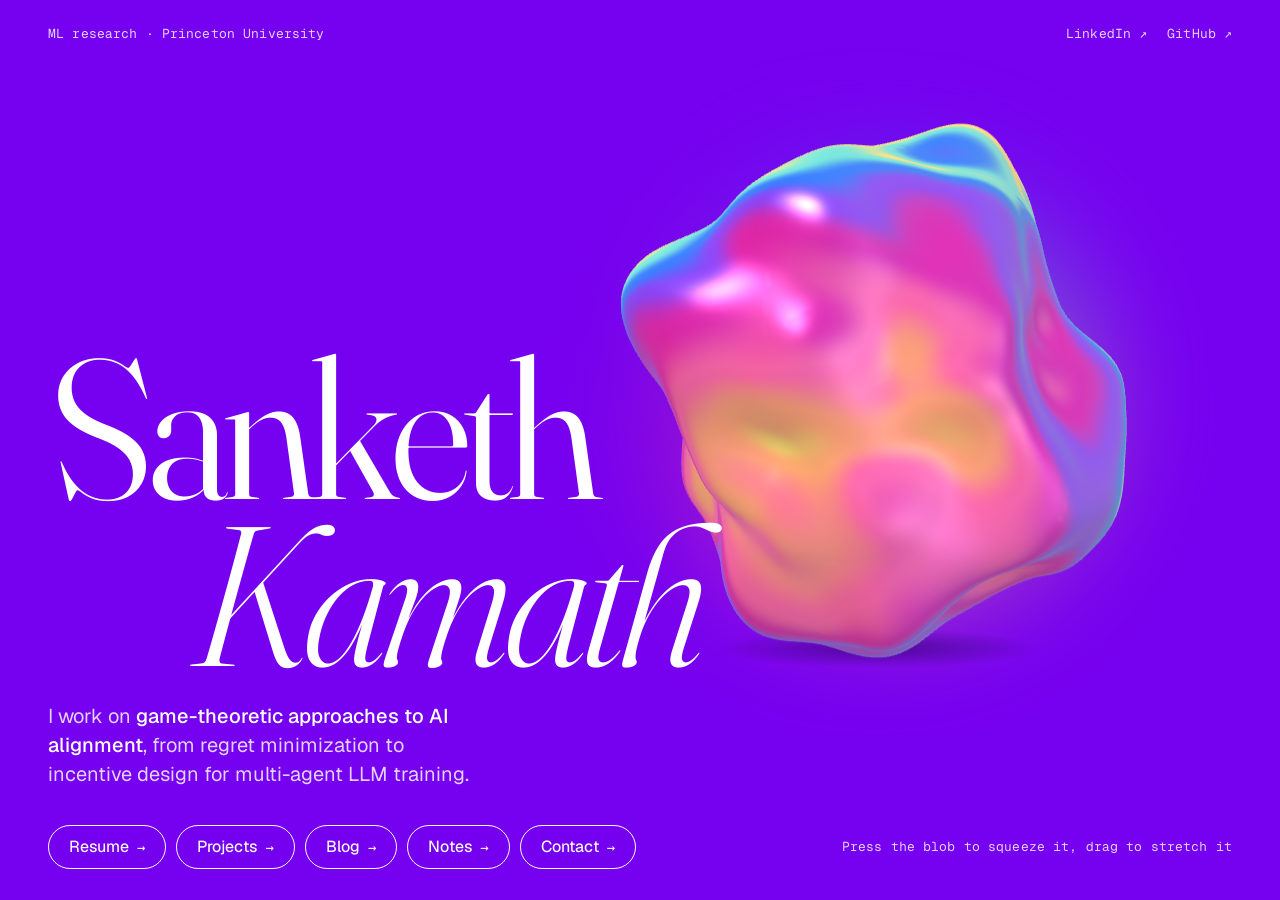
<file: index.html>
<!DOCTYPE html>
<html lang="en">
<head>
<meta charset="utf-8">
<meta name="viewport" content="width=device-width, initial-scale=1">
<title>Sanketh Kamath</title>
<meta name="description" content="Sanketh Kamath is an undergraduate researcher at Princeton working on game-theoretic approaches to AI alignment.">
<meta name="color-scheme" content="dark">
<meta name="theme-color" content="#7600f0">
<link rel="canonical" href="https://sankethskamath.github.io/">
<meta property="og:type" content="website">
<meta property="og:site_name" content="Sanketh Kamath">
<meta property="og:title" content="Sanketh Kamath">
<meta property="og:description" content="Sanketh Kamath is an undergraduate researcher at Princeton working on game-theoretic approaches to AI alignment.">
<meta property="og:url" content="https://sankethskamath.github.io/">
<meta property="og:image" content="https://sankethskamath.github.io/assets/og.png">
<meta name="twitter:card" content="summary_large_image">
<link rel="icon" href="assets/favicon.svg" type="image/svg+xml">
<link rel="apple-touch-icon" href="assets/apple-touch-icon.png">
<link rel="preload" href="assets/fonts/fraunces.woff2" as="font" type="font/woff2" crossorigin>
<link rel="stylesheet" href="assets/css/site.css">
</head>
<body class="home">
<div class="home-shell">
<header class="home-top mono">
  <span>ML research · Princeton University</span>
  <span class="home-top-links">
    <a href="https://www.linkedin.com/in/sankethk" target="_blank" rel="noopener">LinkedIn ↗</a>
    <a href="https://github.com/sankethskamath" target="_blank" rel="noopener">GitHub ↗</a>
  </span>
</header>
<main class="home-hero">
  <div class="stage" id="stage">
    <canvas id="blob" aria-hidden="true"></canvas>
    <div id="grab" tabindex="0" role="img" aria-label="A floating, colorful 3D blob. Press to squeeze it, drag to stretch it."></div>
    <div class="fallback" aria-hidden="true"></div>
  </div>
  <h1 class="name"><span class="name-first">Sanketh</span> <span class="name-last">Kamath</span></h1>
  <p class="tagline">I work on <strong>game-theoretic approaches to AI alignment</strong>, from regret minimization to incentive design for multi-agent LLM training.</p>
</main>
<nav class="home-nav" aria-label="Sections">
    <a class="pill" href="resume.html" data-mood="resume">Resume</a>
    <a class="pill" href="projects.html" data-mood="projects">Projects</a>
    <a class="pill" href="blog.html" data-mood="blog">Blog</a>
    <a class="pill" href="notes.html" data-mood="notes">Notes</a>
    <a class="pill" href="contact.html" data-mood="contact">Contact</a>
  <span class="home-hint mono">Press the blob to squeeze it, drag to stretch it</span>
</nav>
</div>
<script src="assets/js/site.js" defer></script>
<script src="assets/js/blob.js" defer></script>
</body>
</html>
</file>
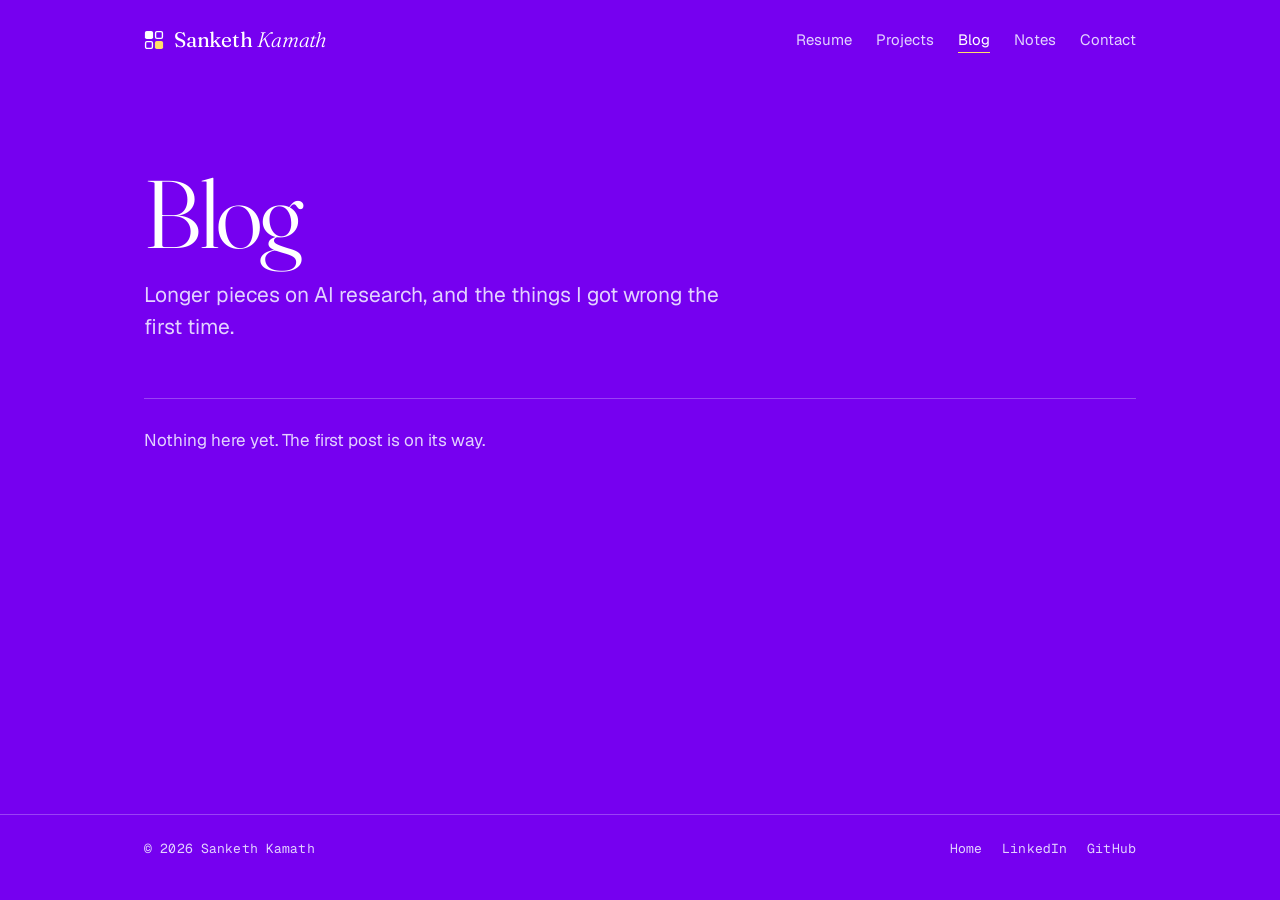
<file: blog.html>
<!DOCTYPE html>
<html lang="en">
<head>
<meta charset="utf-8">
<meta name="viewport" content="width=device-width, initial-scale=1">
<title>Blog · Sanketh Kamath</title>
<meta name="description" content="Writing on AI research by Sanketh Kamath.">
<meta name="color-scheme" content="dark">
<meta name="theme-color" content="#7600f0">
<link rel="canonical" href="https://sankethskamath.github.io/blog.html">
<meta property="og:type" content="website">
<meta property="og:site_name" content="Sanketh Kamath">
<meta property="og:title" content="Blog · Sanketh Kamath">
<meta property="og:description" content="Writing on AI research by Sanketh Kamath.">
<meta property="og:url" content="https://sankethskamath.github.io/blog.html">
<meta property="og:image" content="https://sankethskamath.github.io/assets/og.png">
<meta name="twitter:card" content="summary_large_image">
<link rel="icon" href="assets/favicon.svg" type="image/svg+xml">
<link rel="apple-touch-icon" href="assets/apple-touch-icon.png">
<link rel="preload" href="assets/fonts/fraunces.woff2" as="font" type="font/woff2" crossorigin>
<link rel="stylesheet" href="assets/css/site.css">
</head>
<body>
<header class="site-header">
  <a class="brand" href="index.html"><svg class="mark" viewBox="0 0 22 22" aria-hidden="true"><rect x="1" y="1" width="9" height="9" rx="2" fill="currentColor"/><rect x="12.750" y="1.750" width="7.500" height="7.500" rx="1.500" fill="none" stroke="currentColor" stroke-width="1.500"/><rect x="1.750" y="12.750" width="7.500" height="7.500" rx="1.500" fill="none" stroke="currentColor" stroke-width="1.500"/><rect class="mark-pick" x="12" y="12" width="9" height="9" rx="2"/></svg><span>Sanketh <em>Kamath</em></span></a>
  <nav class="site-nav" aria-label="Sections">
      <a href="resume.html">Resume</a>
      <a href="projects.html">Projects</a>
      <a href="blog.html" aria-current="page">Blog</a>
      <a href="notes.html">Notes</a>
      <a href="contact.html">Contact</a>
  </nav>
</header>
<main class="page">
  <header class="page-head">
    <h1 class="page-title">Blog</h1>
    <p class="page-lede">Longer pieces on AI research, and the things I got wrong the first time.</p>
  </header>
  <div class="page-body">
    <p class="empty">Nothing here yet. The first post is on its way.</p>
  </div>
</main>
<footer class="site-footer">
  <div class="site-footer-inner mono">
    <span>© 2026 Sanketh Kamath</span>
    <span class="site-footer-links">
      <a href="index.html">Home</a>
      <a href="https://www.linkedin.com/in/sankethk" target="_blank" rel="noopener">LinkedIn</a>
      <a href="https://github.com/sankethskamath" target="_blank" rel="noopener">GitHub</a>
    </span>
  </div>
</footer>
<script src="assets/js/site.js" defer></script>
</body>
</html>
</file>
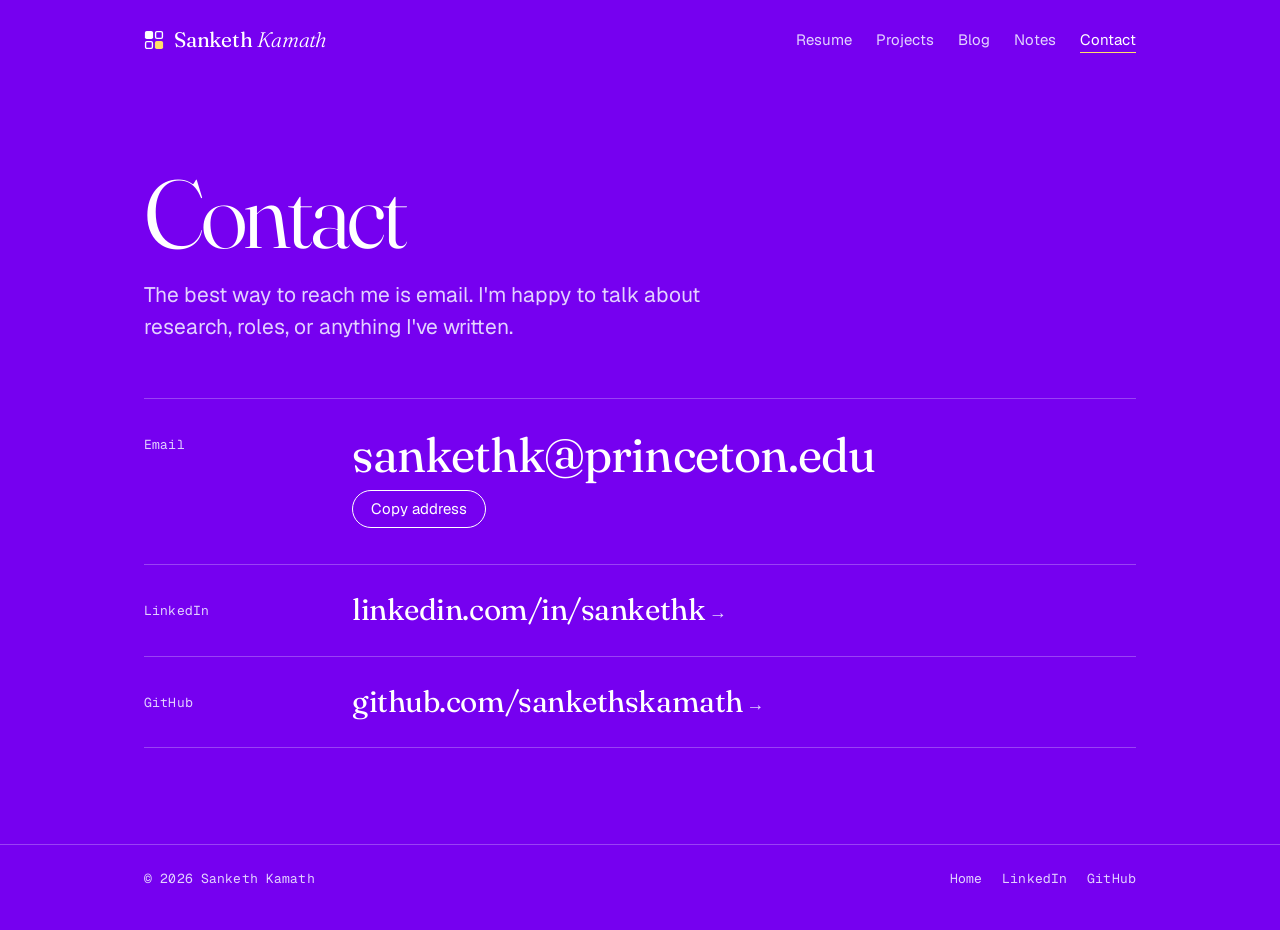
<file: contact.html>
<!DOCTYPE html>
<html lang="en">
<head>
<meta charset="utf-8">
<meta name="viewport" content="width=device-width, initial-scale=1">
<title>Contact · Sanketh Kamath</title>
<meta name="description" content="How to reach Sanketh Kamath.">
<meta name="color-scheme" content="dark">
<meta name="theme-color" content="#7600f0">
<link rel="canonical" href="https://sankethskamath.github.io/contact.html">
<meta property="og:type" content="website">
<meta property="og:site_name" content="Sanketh Kamath">
<meta property="og:title" content="Contact · Sanketh Kamath">
<meta property="og:description" content="How to reach Sanketh Kamath.">
<meta property="og:url" content="https://sankethskamath.github.io/contact.html">
<meta property="og:image" content="https://sankethskamath.github.io/assets/og.png">
<meta name="twitter:card" content="summary_large_image">
<link rel="icon" href="assets/favicon.svg" type="image/svg+xml">
<link rel="apple-touch-icon" href="assets/apple-touch-icon.png">
<link rel="preload" href="assets/fonts/fraunces.woff2" as="font" type="font/woff2" crossorigin>
<link rel="stylesheet" href="assets/css/site.css">
</head>
<body>
<header class="site-header">
  <a class="brand" href="index.html"><svg class="mark" viewBox="0 0 22 22" aria-hidden="true"><rect x="1" y="1" width="9" height="9" rx="2" fill="currentColor"/><rect x="12.750" y="1.750" width="7.500" height="7.500" rx="1.500" fill="none" stroke="currentColor" stroke-width="1.500"/><rect x="1.750" y="12.750" width="7.500" height="7.500" rx="1.500" fill="none" stroke="currentColor" stroke-width="1.500"/><rect class="mark-pick" x="12" y="12" width="9" height="9" rx="2"/></svg><span>Sanketh <em>Kamath</em></span></a>
  <nav class="site-nav" aria-label="Sections">
      <a href="resume.html">Resume</a>
      <a href="projects.html">Projects</a>
      <a href="blog.html">Blog</a>
      <a href="notes.html">Notes</a>
      <a href="contact.html" aria-current="page">Contact</a>
  </nav>
</header>
<main class="page">
  <header class="page-head">
    <h1 class="page-title">Contact</h1>
    <p class="page-lede">The best way to reach me is email. I'm happy to talk about research, roles, or anything I've written.</p>
  </header>
  <div class="page-body">
    <ul class="rows">
      <li class="row">
        <div class="row-side mono">Email</div>
        <div class="row-main">
          <p class="contact-email" id="email"><a href="mailto:sankethk@princeton.edu">sankethk@princeton.edu</a></p>
          <button class="btn" type="button" data-copy="sankethk@princeton.edu">Copy address</button><span class="mono muted" data-copy-status role="status"></span>
        </div>
      </li>
      <li class="row">
        <div class="row-side mono">LinkedIn</div>
        <div class="row-main">
          <p class="row-title"><a href="https://www.linkedin.com/in/sankethk" target="_blank" rel="noopener">linkedin.com/in/sankethk</a></p>
        </div>
      </li>
      <li class="row">
        <div class="row-side mono">GitHub</div>
        <div class="row-main">
          <p class="row-title"><a href="https://github.com/sankethskamath" target="_blank" rel="noopener">github.com/sankethskamath</a></p>
        </div>
      </li>
    </ul>
  </div>
</main>
<footer class="site-footer">
  <div class="site-footer-inner mono">
    <span>© 2026 Sanketh Kamath</span>
    <span class="site-footer-links">
      <a href="index.html">Home</a>
      <a href="https://www.linkedin.com/in/sankethk" target="_blank" rel="noopener">LinkedIn</a>
      <a href="https://github.com/sankethskamath" target="_blank" rel="noopener">GitHub</a>
    </span>
  </div>
</footer>
<script src="assets/js/site.js" defer></script>
</body>
</html>
</file>
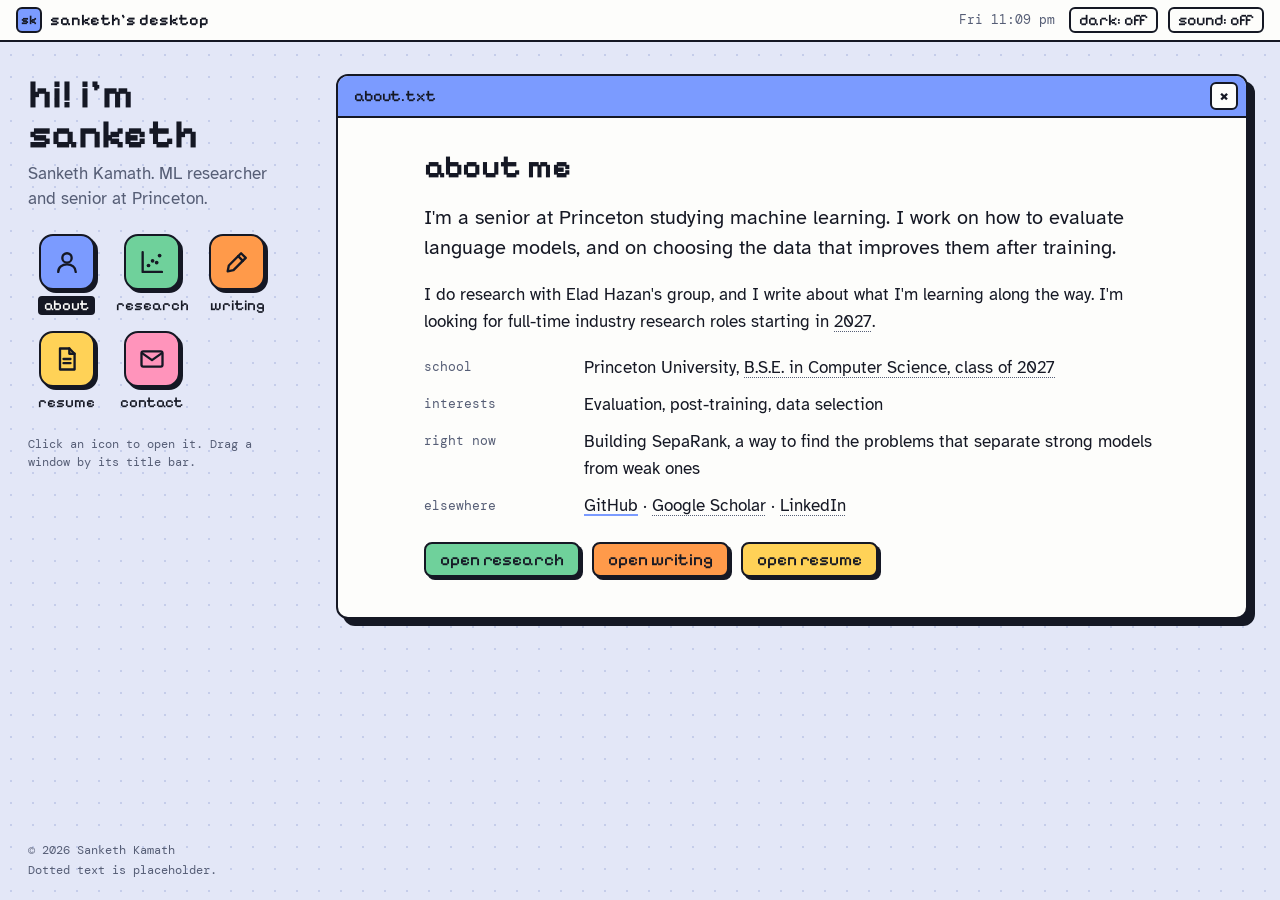
<file: index (1).html>
<!DOCTYPE html>
<html lang="en">
<head>
<meta charset="utf-8">
<meta name="viewport" content="width=device-width, initial-scale=1">
<title>Sanketh Kamath</title>
<meta name="description" content="Sanketh Kamath is an ML researcher and a senior at Princeton. Research, writing and resume.">
<link rel="preconnect" href="https://fonts.googleapis.com">
<link rel="preconnect" href="https://fonts.gstatic.com" crossorigin>
<link href="https://fonts.googleapis.com/css2?family=Atkinson+Hyperlegible:ital,wght@0,400;0,700;1,400&family=DM+Mono:wght@400;500&family=Pixelify+Sans:wght@500..700&display=swap" rel="stylesheet">
<style>
:root {
  /* Plan: a small desktop. Menu bar on top, app icons in a left sidebar on a dotted
     wallpaper, and each section opens as one large window (most of the screen) that
     can be dragged and closed. Pixel type only where it is big: the greeting, window
     headings, title bars, icon labels, buttons. Small text is mono or the body face.
     Below 900px the sidebar becomes a header and one window shows at a time,
     full width, in the normal page flow. */
  --wall: #e3e7f7;
  --dot: #c5cdea;
  --window: #fdfdfb;
  --surface: #eceef7;
  --ink: #151824;
  --muted: #565e76;
  --rule: #d3d8ea;
  --line: #151824;
  --shadow: #151824;
  /* App tints, the same in both themes; text on them is always --on-tint. */
  --blue: #7b9bff;
  --orange: #ff9a4a;
  --green: #6fd19b;
  --yellow: #ffd257;
  --pink: #ff94bb;
  --on-tint: #151824;
  --font-display: "Pixelify Sans", ui-monospace, "SF Mono", Menlo, Consolas, monospace;
  --font-body: "Atkinson Hyperlegible", "Segoe UI", system-ui, -apple-system, sans-serif;
  --font-mono: "DM Mono", ui-monospace, "SF Mono", Menlo, Consolas, monospace;
  --side: 19rem;   /* sidebar width on wide screens */
  --m: 2rem;       /* gap between a window and the edges of the desktop */
  color-scheme: light;
}
@media (prefers-color-scheme: dark) {
  :root:not([data-theme="light"]) {
    --wall: #14172b;
    --dot: #272c49;
    --window: #1e2238;
    --surface: #2a2f4b;
    --ink: #eceefa;
    --muted: #a8afca;
    --rule: #363c5c;
    --line: #8a93c4;
    --shadow: #070916;
    color-scheme: dark;
  }
}
:root[data-theme="dark"] {
  --wall: #14172b;
  --dot: #272c49;
  --window: #1e2238;
  --surface: #2a2f4b;
  --ink: #eceefa;
  --muted: #a8afca;
  --rule: #363c5c;
  --line: #8a93c4;
  --shadow: #070916;
  color-scheme: dark;
}

*, *::before, *::after { box-sizing: border-box; }
/* Everything is sized in rem, so the whole desktop grows a little on big monitors. */
html { font-size: clamp(100%, 0.8rem + 0.25vw, 115%); -webkit-text-size-adjust: 100%; }
body {
  margin: 0;
  min-height: 100%;
  display: flex;
  flex-direction: column;
  background-color: var(--wall);
  background-image: radial-gradient(var(--dot) 1.2px, transparent 1.4px);
  background-size: 22px 22px;
  color: var(--ink);
  font-family: var(--font-body);
  font-size: 1.0625rem;
  line-height: 1.6;
}
[hidden] { display: none !important; }
h1, h2, h3 { margin: 0; text-wrap: balance; }
p { margin: 0; }
a { color: var(--ink); text-decoration: underline; text-decoration-color: var(--tint, var(--blue)); text-decoration-thickness: 2px; text-underline-offset: 0.2em; }
a:hover { text-decoration-thickness: 3px; }
a:focus-visible, button:focus-visible { outline: 3px solid var(--blue); outline-offset: 2px; border-radius: 4px; }
.ph { text-decoration: underline dotted var(--muted); text-decoration-thickness: 1px; text-underline-offset: 0.22em; }

.t-blue { --tint: var(--blue); }
.t-orange { --tint: var(--orange); }
.t-green { --tint: var(--green); }
.t-yellow { --tint: var(--yellow); }
.t-pink { --tint: var(--pink); }

/* ---------- Menu bar ---------- */
.menubar {
  flex: none;
  display: flex;
  flex-wrap: wrap;
  align-items: center;
  justify-content: space-between;
  gap: 0.375rem 1rem;
  padding: 0.4375rem 1rem;
  background: var(--window);
  border-bottom: 2px solid var(--line);
  font-family: var(--font-display);
  font-size: 1rem;
  font-weight: 500;
  line-height: 1.4;
}
.menubar-left { display: flex; align-items: center; gap: 0.5rem; font-weight: 600; }
.logo {
  flex: none;
  display: grid;
  place-items: center;
  width: 1.625rem;
  height: 1.625rem;
  background: var(--blue);
  color: var(--on-tint);
  border: 2px solid var(--line);
  border-radius: 6px;
  font-size: 0.8125rem;
  font-weight: 700;
  line-height: 1;
}
.menubar-right { display: flex; flex-wrap: wrap; align-items: center; gap: 0.375rem 0.625rem; }
.clock { display: none; margin-right: 0.25rem; font-family: var(--font-mono); font-size: 0.8125rem; font-weight: 400; color: var(--muted); font-variant-numeric: tabular-nums; }
.toggle {
  font: inherit;
  color: var(--ink);
  background: var(--window);
  border: 2px solid var(--line);
  border-radius: 6px;
  padding: 0 0.5rem;
  cursor: pointer;
}
.toggle[aria-pressed="true"] { background: var(--yellow); color: var(--on-tint); }
@media (min-width: 30rem) { .clock { display: inline; } }
@media (max-width: 23.99rem) { .owner-suffix { display: none; } }

/* ---------- Desktop (phone and tablet layout first) ---------- */
.desktop { flex: 1 0 auto; display: flex; flex-direction: column; gap: 1.5rem; }
.home { display: flex; flex-direction: column; gap: 1.375rem; padding: 1.75rem 1.25rem 0; }
.hello { display: flex; flex-direction: column; gap: 0.5rem; }
.hello h1 { font-family: var(--font-display); font-size: 2.5rem; font-weight: 700; line-height: 1; }
.hello p { color: var(--muted); line-height: 1.45; max-width: 26rem; }
.icons { display: grid; grid-template-columns: repeat(auto-fill, minmax(4.25rem, 1fr)); gap: 1rem 0.5rem; max-width: 26rem; }
.icon {
  display: flex;
  flex-direction: column;
  align-items: center;
  gap: 0.375rem;
  text-decoration: none;
  font-family: var(--font-display);
  font-size: 0.9375rem;
  font-weight: 500;
  line-height: 1.3;
}
.icon-tile {
  width: 3.5rem;
  height: 3.5rem;
  display: grid;
  place-items: center;
  background: var(--tint);
  color: var(--on-tint);
  border: 2px solid var(--line);
  border-radius: 0.875rem;
  box-shadow: 3px 3px 0 var(--shadow);
  transition: transform 80ms, box-shadow 80ms;
}
.icon-tile svg { display: block; width: 1.75rem; height: 1.75rem; fill: none; stroke: currentColor; stroke-width: 2; stroke-linecap: round; stroke-linejoin: round; }
.icon-tile svg .solid { fill: currentColor; stroke: none; }
.icon:hover .icon-tile { transform: translate(-1px, -1px); box-shadow: 4px 4px 0 var(--shadow); }
.icon:active .icon-tile { transform: translate(2px, 2px); box-shadow: 1px 1px 0 var(--shadow); }
.icon-label { padding: 0 0.375rem; border-radius: 4px; }
.icon.is-open .icon-label { background: var(--ink); color: var(--window); }
.hint, .desk-foot { font-family: var(--font-mono); font-size: 0.75rem; line-height: 1.55; color: var(--muted); }
.desk-foot { order: 1; display: flex; flex-direction: column; gap: 0.125rem; padding: 0.5rem 1.25rem 2rem; }
.wide-only { display: none; }

/* ---------- Windows ---------- */
.window {
  flex: none;
  container-type: inline-size;
  display: flex;
  flex-direction: column;
  margin: 0 1rem;
  background: var(--window);
  border: 2px solid var(--line);
  border-radius: 0.75rem;
  box-shadow: 5px 5px 0 var(--shadow);
  overflow: hidden;
  scroll-margin-top: 0.75rem;
}
.window:focus { outline: none; }
.titlebar {
  flex: none;
  display: flex;
  align-items: center;
  justify-content: space-between;
  gap: 0.75rem;
  padding: 0.375rem 0.5rem 0.375rem 1rem;
  background: var(--surface);
  color: var(--muted);
  border-bottom: 2px solid var(--line);
  font-family: var(--font-display);
  font-size: 1rem;
  font-weight: 500;
  line-height: 1.4;
  user-select: none;
  -webkit-user-select: none;
}
.window.is-active .titlebar { background: var(--tint, var(--blue)); color: var(--on-tint); }
.titlebar-title { min-width: 0; overflow-wrap: anywhere; }
.close {
  flex: none;
  width: 1.75rem;
  height: 1.75rem;
  display: grid;
  place-items: center;
  font-family: var(--font-display);
  font-size: 1.0625rem;
  font-weight: 700;
  line-height: 1;
  color: var(--ink);
  background: var(--window);
  border: 2px solid var(--line);
  border-radius: 6px;
  cursor: pointer;
}
.close:hover { background: var(--pink); color: var(--on-tint); }
.window-body { flex: 1 1 auto; min-height: 0; overflow: auto; padding: 1.5rem 1.25rem 2rem; }
.window-inner { max-width: 46rem; margin: 0 auto; display: flex; flex-direction: column; gap: 1.125rem; }
@keyframes pop { from { transform: scale(0.97); } to { transform: scale(1); } }
.window.pop { animation: pop 140ms ease-out; }

/* Inside windows */
.win-title { font-family: var(--font-display); font-size: 2rem; font-weight: 700; line-height: 1.1; }
.lede { font-size: 1.25rem; line-height: 1.5; }
.meta { font-family: var(--font-mono); font-size: 0.8125rem; line-height: 1.5; color: var(--muted); font-variant-numeric: tabular-nums; }
.section-label {
  display: flex;
  align-items: center;
  gap: 0.5rem;
  margin-top: 0.75rem;
  font-family: var(--font-mono);
  font-size: 0.75rem;
  font-weight: 500;
  letter-spacing: 0.08em;
  text-transform: uppercase;
  color: var(--muted);
}
.section-label::before { content: ""; width: 0.5rem; height: 0.5rem; border-radius: 2px; background: var(--tint, var(--blue)); }
.tag {
  display: inline-block;
  font-family: var(--font-mono);
  font-size: 0.6875rem;
  font-weight: 500;
  line-height: 1.5;
  color: var(--on-tint);
  background: var(--yellow);
  border-radius: 4px;
  padding: 0 0.375rem;
  vertical-align: 0.15em;
  margin-left: 0.25rem;
}
.facts { display: grid; grid-template-columns: minmax(0, 1fr); gap: 0.125rem 1.5rem; margin: 0; }
.facts dt { font-family: var(--font-mono); font-size: 0.8125rem; line-height: 1.5; color: var(--muted); padding-top: 0.5rem; }
.facts dd { margin: 0; }
.entries { list-style: none; margin: 0; padding: 0; display: flex; flex-direction: column; }
.entry { display: grid; grid-template-columns: minmax(0, 1fr); gap: 0.25rem 1.5rem; padding: 1.125rem 0; border-top: 2px dotted var(--rule); }
.entry:last-child { padding-bottom: 0; }
.entry-body { min-width: 0; display: flex; flex-direction: column; gap: 0.3125rem; }
.entry-title { font-size: 1.125rem; font-weight: 700; line-height: 1.35; }
.entry-text { color: var(--muted); line-height: 1.55; }
.entry-body ul { margin: 0.125rem 0 0; padding-left: 1.125rem; display: flex; flex-direction: column; gap: 0.3125rem; line-height: 1.55; }
.entry-links { display: flex; flex-wrap: wrap; gap: 0.25rem 1rem; font-family: var(--font-mono); font-size: 0.8125rem; color: var(--muted); }
@container (min-width: 36rem) {
  .window-body { padding: 2rem 2.25rem 2.5rem; }
  .facts { grid-template-columns: 8.5rem minmax(0, 1fr); gap: 0.625rem 1.5rem; }
  .facts dt { padding-top: 0.2rem; }
  .entry { grid-template-columns: 8.5rem minmax(0, 1fr); }
  .entry-when { padding-top: 0.25rem; }
}
.actions { display: flex; flex-wrap: wrap; align-items: center; gap: 0.75rem; margin-top: 0.25rem; }
.btn {
  display: inline-block;
  font-family: var(--font-display);
  font-size: 1.0625rem;
  font-weight: 500;
  line-height: 1.4;
  color: var(--on-tint);
  background: var(--tint);
  border: 2px solid var(--line);
  border-radius: 8px;
  box-shadow: 3px 3px 0 var(--shadow);
  padding: 0.25rem 0.875rem;
  text-decoration: none;
  cursor: pointer;
}
.btn:active { transform: translate(2px, 2px); box-shadow: 1px 1px 0 var(--shadow); }
.email { font-family: var(--font-mono); font-size: 1.125rem; overflow-wrap: anywhere; }

/* Posts */
.prose { display: flex; flex-direction: column; gap: 1.125rem; font-size: 1.125rem; line-height: 1.65; }
.prose h2 { font-size: 1.375rem; font-weight: 700; line-height: 1.25; margin-top: 0.75rem; }
.prose ul, .prose ol { margin: 0; padding-left: 1.25rem; display: flex; flex-direction: column; gap: 0.3125rem; }
.prose blockquote { margin: 0; padding-left: 1rem; border-left: 3px solid var(--tint); font-style: italic; }
.prose code { font-family: var(--font-mono); font-size: 0.875em; background: var(--surface); padding: 0.1em 0.35em; border-radius: 4px; }
.prose pre { margin: 0; padding: 1rem 1.125rem; background: var(--surface); border: 2px solid var(--rule); border-radius: 8px; overflow-x: auto; font-size: 0.8125rem; line-height: 1.65; }
.prose pre code { background: none; padding: 0; font-size: inherit; }

/* ---------- Wide screens: sidebar plus floating windows ---------- */
@media (min-width: 900px) {
  html, body { height: 100%; }
  .desktop { flex: 1 1 0; min-height: 0; position: relative; display: block; overflow: hidden; }
  .home { position: absolute; top: 0; left: 0; bottom: 5rem; width: var(--side); padding: 2rem 1.75rem 0.5rem; overflow-y: auto; }
  .icons { grid-template-columns: repeat(3, minmax(0, 1fr)); }
  .desk-foot { position: absolute; left: 0; bottom: 0; width: var(--side); padding: 0 1.75rem 1.25rem; }
  .wide-only { display: inline; }
  /* A window fills the space right of the sidebar, up to a readable width, and is
     centered in that space. --shift nudges each newly opened window so stacks show. */
  .window {
    position: absolute;
    top: calc(var(--m) + var(--shift, 0px));
    left: calc(var(--side) + var(--m) + var(--shift, 0px));
    right: calc(var(--m) - var(--shift, 0px));
    margin: 0 auto;
    max-width: 58rem;
    max-height: calc(100% - var(--m) - var(--m) - var(--shift, 0px));
    min-height: min(34rem, calc(100% - var(--m) - var(--m) - var(--shift, 0px)));
    box-shadow: 7px 7px 0 var(--shadow);
  }
  .window.small { max-width: 38rem; min-height: 0; }
  .titlebar { cursor: grab; touch-action: none; }
  .titlebar:active { cursor: grabbing; }
}
@media (prefers-reduced-motion: reduce) {
  .window.pop { animation: none; }
  .icon-tile { transition: none; }
}
</style>
</head>
<body>

<header class="menubar">
  <div class="menubar-left">
    <span class="logo" aria-hidden="true">sk</span>
    <span>sanketh<span class="owner-suffix">'s desktop</span></span>
  </div>
  <div class="menubar-right">
    <span class="clock" id="clock"></span>
    <button class="toggle" id="theme-toggle" type="button" aria-pressed="false">dark: <span data-state>off</span></button>
    <button class="toggle" id="sound-toggle" type="button" aria-pressed="false">sound: <span data-state>off</span></button>
  </div>
</header>

<main class="desktop" id="desktop">

  <!-- ============ HOME: greeting and app icons ============ -->
  <div class="home">
    <div class="hello">
      <h1>hi! i'm sanketh</h1>
      <p>Sanketh Kamath. ML researcher and senior at Princeton.</p>
    </div>

    <nav class="icons" aria-label="Open a window">
      <a class="icon t-blue" href="#about" data-open="about">
        <span class="icon-tile"><svg viewBox="0 0 24 24" aria-hidden="true"><circle cx="12" cy="8.5" r="4"/><path d="M4.5 20.5c0-4 3.4-6.5 7.5-6.5s7.5 2.5 7.5 6.5"/></svg></span>
        <span class="icon-label">about</span>
      </a>
      <a class="icon t-green" href="#research" data-open="research">
        <span class="icon-tile"><svg viewBox="0 0 24 24" aria-hidden="true"><path d="M4 3.5v17h16.5"/><circle class="solid" cx="9" cy="15" r="1.6"/><circle class="solid" cx="12.5" cy="11" r="1.6"/><circle class="solid" cx="16" cy="12.5" r="1.6"/><circle class="solid" cx="18.5" cy="6.5" r="1.6"/></svg></span>
        <span class="icon-label">research</span>
      </a>
      <a class="icon t-orange" href="#writing" data-open="writing">
        <span class="icon-tile"><svg viewBox="0 0 24 24" aria-hidden="true"><path d="M15.5 4.5l4 4L9 19l-5 1 1-5z"/><path d="M13 7l4 4"/></svg></span>
        <span class="icon-label">writing</span>
      </a>
      <a class="icon t-yellow" href="#resume" data-open="resume">
        <span class="icon-tile"><svg viewBox="0 0 24 24" aria-hidden="true"><path d="M6 3h8l4.5 4.5V21H6z"/><path d="M14 3v4.5h4.5"/><path d="M9 12h6M9 15.5h6"/></svg></span>
        <span class="icon-label">resume</span>
      </a>
      <a class="icon t-pink" href="#contact" data-open="contact">
        <span class="icon-tile"><svg viewBox="0 0 24 24" aria-hidden="true"><rect x="3" y="5.5" width="18" height="13" rx="1.5"/><path d="M3.5 7l8.5 6 8.5-6"/></svg></span>
        <span class="icon-label">contact</span>
      </a>
    </nav>

    <p class="hint">Click an icon to open it.<span class="wide-only"> Drag a window by its title bar.</span></p>
  </div>

  <!-- ============ WINDOWS ============
       Each <section class="window"> is one window. data-window is its name (and its
       link, like #research) and data-title is the text in its title bar. -->

  <section class="window t-blue" data-window="about" data-title="about.txt">
    <h2 class="win-title">about me</h2>
    <p class="lede">I'm a senior at Princeton studying machine learning. I work on how to evaluate language models, and on choosing the data that improves them after training.</p>
    <p>I do research with Elad Hazan's group, and I write about what I'm learning along the way. I'm looking for full-time industry research roles starting in <span class="ph">2027</span>.</p>
    <dl class="facts">
      <dt>school</dt>
      <dd>Princeton University, <span class="ph">B.S.E. in Computer Science, class of 2027</span></dd>
      <dt>interests</dt>
      <dd>Evaluation, post-training, data selection</dd>
      <dt>right now</dt>
      <dd>Building SepaRank, a way to find the problems that separate strong models from weak ones</dd>
      <dt>elsewhere</dt>
      <dd><a href="https://github.com/sankethskamath" target="_blank" rel="noopener">GitHub</a> · <span class="ph">Google Scholar</span> · <span class="ph">LinkedIn</span></dd>
    </dl>
    <p class="actions">
      <a class="btn t-green" href="#research" data-open="research">open research</a>
      <a class="btn t-orange" href="#writing" data-open="writing">open writing</a>
      <a class="btn t-yellow" href="#resume" data-open="resume">open resume</a>
    </p>
  </section>

  <!-- To add a project or paper, copy one <li class="entry"> block and edit it. -->
  <section class="window t-green" data-window="research" data-title="research">
    <h2 class="win-title">research</h2>
    <p class="lede">I'm interested in evaluation and post-training: how we measure what a model can do, and how we pick the data that makes it better.</p>
    <ul class="entries">
      <li class="entry">
        <p class="entry-when meta">2026, ongoing</p>
        <div class="entry-body">
          <h3 class="entry-title">SepaRank: ranking problems by how well they separate models <span class="tag">draft</span></h3>
          <p class="meta">Sanketh Kamath, advised by Elad Hazan · Princeton University</p>
          <p class="entry-text">A proposer model writes problems, and each one is scored by how sharply it separates stronger models from weaker ones. I'm testing whether fine-tuning a small open-weight model on the high-separation problems beats fine-tuning on randomly chosen ones.</p>
          <p class="entry-links"><span class="ph">writeup</span><span class="ph">code</span></p>
        </div>
      </li>
      <li class="entry">
        <p class="entry-when meta"><span class="ph">2027</span></p>
        <div class="entry-body">
          <h3 class="entry-title"><span class="ph">Senior thesis title</span> <span class="tag">draft</span></h3>
          <p class="meta">Sanketh Kamath · Senior thesis, Princeton University</p>
          <p class="entry-text"><span class="ph">One or two sentences on the question, what you did, and what you found.</span></p>
          <p class="entry-links"><span class="ph">pdf</span><span class="ph">code</span></p>
        </div>
      </li>
    </ul>
  </section>

  <!-- The list fills itself in from the <article data-post> blocks further down. -->
  <section class="window t-orange" data-window="writing" data-title="writing">
    <h2 class="win-title">writing</h2>
    <p class="lede">Notes on AI research, mostly evaluation, training data, and things I got wrong the first time.</p>
    <ul class="entries" data-post-list></ul>
  </section>

  <section class="window t-yellow" data-window="resume" data-title="resume">
    <h2 class="win-title">resume</h2>
    <p class="meta">Sanketh Kamath · Last updated November 2026</p>

    <h3 class="section-label">Education</h3>
    <ul class="entries">
      <li class="entry">
        <p class="entry-when meta"><span class="ph">2023 to 2027</span></p>
        <div class="entry-body">
          <p class="entry-title">Princeton University</p>
          <p class="entry-text"><span class="ph">B.S.E. in Computer Science</span>. <span class="ph">Relevant coursework, honors, GPA if you want it shown.</span></p>
        </div>
      </li>
    </ul>

    <h3 class="section-label">Research</h3>
    <ul class="entries">
      <li class="entry">
        <p class="entry-when meta"><span class="ph">2026 to now</span></p>
        <div class="entry-body">
          <p class="entry-title">Undergraduate researcher, Hazan group <span class="tag">draft</span></p>
          <p class="entry-text">Princeton University, advised by Elad Hazan</p>
          <ul>
            <li>Designed SepaRank, a method that scores generated problems by how well they separate strong models from weak ones.</li>
            <li>Running fine-tuning experiments that compare high-separation problems against a random baseline on a small open-weight model.</li>
          </ul>
        </div>
      </li>
    </ul>

    <h3 class="section-label">Experience</h3>
    <ul class="entries">
      <li class="entry">
        <p class="entry-when meta"><span class="ph">Summer 2026</span></p>
        <div class="entry-body">
          <p class="entry-title"><span class="ph">Role, Company</span> <span class="tag">draft</span></p>
          <ul>
            <li><span class="ph">What you built and what it changed, with a number if you have one.</span></li>
            <li><span class="ph">A second line only if it adds something new.</span></li>
          </ul>
        </div>
      </li>
    </ul>

    <h3 class="section-label">Skills</h3>
    <ul class="entries">
      <li class="entry">
        <p class="entry-when meta">languages</p>
        <div class="entry-body"><p><span class="ph">Python, C++, SQL</span></p></div>
      </li>
      <li class="entry">
        <p class="entry-when meta">ML</p>
        <div class="entry-body"><p><span class="ph">PyTorch, fine-tuning open-weight models, evaluation harnesses</span></p></div>
      </li>
    </ul>
  </section>

  <section class="window small t-pink" data-window="contact" data-title="contact">
    <h2 class="win-title">say hi</h2>
    <p class="lede">The best way to reach me is email. I'm happy to talk about research, roles, or anything I've written.</p>
    <p class="email" id="email-text"><span class="ph">you@princeton.edu</span></p>
    <p class="actions">
      <button class="btn" id="copy-email" type="button">copy email</button>
      <span class="meta" id="copy-status" role="status"></span>
    </p>
    <dl class="facts">
      <dt>elsewhere</dt>
      <dd><a href="https://github.com/sankethskamath" target="_blank" rel="noopener">GitHub</a> · <span class="ph">Google Scholar</span> · <span class="ph">LinkedIn</span></dd>
    </dl>
  </section>

  <!-- ============ BLOG POSTS ============
       To publish a post, copy one <article> block, then change:
         data-post     a short name with letters, digits and hyphens (it becomes the link
                       and the window's file name)
         data-date     YYYY-MM-DD
         data-summary  the one line shown in the writing window
       Write the post inside <div class="prose">. Newest posts sort to the top by date.
       Remove data-sample when the post is real. -->

  <article class="window t-orange" data-post="why-this-blog" data-date="2026-11-23" data-sample
           data-summary="What I plan to write about here, and why I'm doing it in public.">
    <h2 class="win-title">Why I'm starting this blog</h2>
    <div class="prose">
      <p>This is a sample post. Replace it with your own first post.</p>
      <p>A good opener says what you'll write about and who it's for. For a research blog that could be experiment notes, paper readings, or the questions you keep coming back to.</p>
      <p>Keep the first one short. The second post is the hard one.</p>
    </div>
  </article>

  <article class="window t-orange" data-post="formatting-sample" data-date="2026-11-20" data-sample
           data-summary="Headings, lists, quotes and code, so you can see how a post will look.">
    <h2 class="win-title">A formatting sample</h2>
    <div class="prose">
      <p>This sample shows everything a post can contain. Paragraphs are set for reading, with <a href="#research" data-open="research">links</a>, <em>emphasis</em> and inline code like <code>model.eval()</code>.</p>

      <h2>A section heading</h2>
      <p>Lists work for steps or short sets of points:</p>
      <ul>
        <li>State the question in one sentence.</li>
        <li>Show the baseline before the result.</li>
        <li>Say what the experiment does not show.</li>
      </ul>

      <blockquote><p>Quotes sit behind a colored rule, in italics.</p></blockquote>

      <h2>Code</h2>
      <p>Code blocks scroll sideways and never break the window:</p>
<pre><code>def separation(scores_strong, scores_weak):
    """How much better strong models do on one problem."""
    return scores_strong.mean() - scores_weak.mean()

ranked = sorted(problems, key=lambda p: separation(*p.scores), reverse=True)</code></pre>
      <p>That's the whole toolkit.</p>
    </div>
  </article>

  <footer class="desk-foot">
    <p>© 2026 Sanketh Kamath</p>
    <p>Dotted text is placeholder.</p>
  </footer>

</main>

<script>
(function () {
  var desk = document.getElementById('desktop');
  var wide = window.matchMedia('(min-width: 900px)');
  var MONTHS = ['Jan', 'Feb', 'Mar', 'Apr', 'May', 'Jun', 'Jul', 'Aug', 'Sep', 'Oct', 'Nov', 'Dec'];
  function formatDate(iso) {
    var p = iso.split('-');
    return MONTHS[Number(p[1]) - 1] + ' ' + Number(p[2]) + ', ' + p[0];
  }
  function clamp(x, a, b) { return x < a ? a : x > b ? b : x; }
  function el(tag, className, text) {
    var node = document.createElement(tag);
    if (className) node.className = className;
    if (text != null) node.textContent = text;
    return node;
  }

  /* Sound: tiny synthesized blips, off until the visitor turns them on. */
  var audio = null, soundOn = false;
  function tone(freq, start, length) {
    var osc = audio.createOscillator(), gain = audio.createGain(), t = audio.currentTime + start;
    osc.type = 'square';
    osc.frequency.value = freq;
    gain.gain.setValueAtTime(0.03, t);
    gain.gain.exponentialRampToValueAtTime(0.0001, t + length);
    osc.connect(gain); gain.connect(audio.destination);
    osc.start(t); osc.stop(t + length + 0.02);
  }
  function blip(kind) {
    if (!soundOn || !audio) return;
    try {
      if (kind === 'open') { tone(523, 0, 0.07); tone(784, 0.06, 0.09); }
      else if (kind === 'close') { tone(659, 0, 0.06); tone(440, 0.05, 0.09); }
      else tone(660, 0, 0.05);
    } catch (e) {}
  }

  /* Posts become windows named post-<name>, and fill the writing list. */
  var posts = Array.prototype.slice.call(document.querySelectorAll('article[data-post]')).map(function (node) {
    var slug = node.getAttribute('data-post');
    var title = node.querySelector('.win-title');
    node.setAttribute('data-window', 'post-' + slug);
    node.setAttribute('data-title', slug + '.txt');
    var date = el('p', 'meta', formatDate(node.getAttribute('data-date')));
    title.parentNode.insertBefore(date, title.nextSibling);
    return {
      slug: slug,
      date: node.getAttribute('data-date'),
      title: title.textContent,
      summary: node.getAttribute('data-summary') || '',
      sample: node.hasAttribute('data-sample')
    };
  }).sort(function (a, b) { return a.date < b.date ? 1 : a.date > b.date ? -1 : 0; });

  Array.prototype.forEach.call(document.querySelectorAll('[data-post-list]'), function (list) {
    posts.forEach(function (post) {
      var li = el('li', 'entry');
      li.appendChild(el('p', 'entry-when meta', formatDate(post.date)));
      var body = el('div', 'entry-body');
      var title = el('p', 'entry-title');
      var link = el('a', null, post.title);
      link.href = '#post-' + post.slug;
      link.setAttribute('data-open', 'post-' + post.slug);
      title.appendChild(link);
      if (post.sample) { title.appendChild(document.createTextNode(' ')); title.appendChild(el('span', 'tag', 'sample')); }
      body.appendChild(title);
      body.appendChild(el('p', 'entry-text', post.summary));
      li.appendChild(body);
      list.appendChild(li);
    });
  });

  /* Give every window a title bar with a close button. */
  var windows = Array.prototype.slice.call(document.querySelectorAll('.window'));
  var byName = {};
  var zTop = 10;

  // Put a window back in its default place and size (set by the stylesheet).
  function resetPlace(win) {
    ['left', 'top', 'right', 'width', 'height', 'margin', 'maxHeight', 'minHeight'].forEach(function (prop) { win.style[prop] = ''; });
  }
  function openWindows() { return windows.filter(function (w) { return !w.hidden; }); }

  windows.forEach(function (win) {
    var name = win.getAttribute('data-window');
    var titleText = win.getAttribute('data-title') || name;
    byName[name] = win;

    var inner = el('div', 'window-inner');
    while (win.firstChild) inner.appendChild(win.firstChild);
    var body = el('div', 'window-body');
    body.appendChild(inner);
    var bar = el('header', 'titlebar');
    bar.appendChild(el('span', 'titlebar-title', titleText));
    var close = el('button', 'close', '×');
    close.type = 'button';
    close.setAttribute('aria-label', 'Close ' + titleText);
    bar.appendChild(close);
    win.appendChild(bar);
    win.appendChild(body);
    win._body = body;
    win.setAttribute('role', 'region');
    win.setAttribute('aria-label', titleText);
    win.tabIndex = -1;
    win.hidden = true;

    close.addEventListener('click', function () { closeWindow(win); });
    win.addEventListener('pointerdown', function () { bringToFront(win); });

    // Drag by the title bar (wide screens only).
    bar.addEventListener('pointerdown', function (e) {
      if (!wide.matches || e.target === close || e.button > 0) return;
      var box = win.getBoundingClientRect(), area = desk.getBoundingClientRect();
      var dx = e.clientX - box.left, dy = e.clientY - box.top;
      // Freeze the window at its current size, then move it by left and top.
      win.style.width = box.width + 'px';
      win.style.height = box.height + 'px';
      win.style.maxHeight = 'none';
      win.style.minHeight = '0';
      win.style.margin = '0';
      win.style.right = 'auto';
      win.style.left = (box.left - area.left) + 'px';
      win.style.top = (box.top - area.top) + 'px';
      try { bar.setPointerCapture(e.pointerId); } catch (err) {}
      function move(ev) {
        win.style.left = clamp(ev.clientX - area.left - dx, 96 - box.width, area.width - 96) + 'px';
        win.style.top = clamp(ev.clientY - area.top - dy, 0, area.height - 48) + 'px';
      }
      function end() {
        bar.removeEventListener('pointermove', move);
        bar.removeEventListener('pointerup', end);
        bar.removeEventListener('pointercancel', end);
      }
      bar.addEventListener('pointermove', move);
      bar.addEventListener('pointerup', end);
      bar.addEventListener('pointercancel', end);
    });
  });

  function bringToFront(win) {
    win.style.zIndex = ++zTop;
    windows.forEach(function (w) { w.classList.toggle('is-active', w === win); });
  }

  function markIcons() {
    Array.prototype.forEach.call(document.querySelectorAll('.icon[data-open]'), function (icon) {
      var win = byName[icon.getAttribute('data-open')];
      icon.classList.toggle('is-open', !!win && !win.hidden);
    });
  }

  function openWindow(name, quiet) {
    var win = byName[name];
    if (!win) return false;
    var wasClosed = win.hidden;
    if (!wide.matches) {
      // Small screens show one window at a time.
      openWindows().forEach(function (w) { if (w !== win) { w.hidden = true; w.classList.remove('is-active'); } });
    }
    if (wasClosed) {
      resetPlace(win);
      win.style.setProperty('--shift', (openWindows().length % 3) * 14 + 'px');
      win.hidden = false;
      win._body.scrollTop = 0;
      win.classList.remove('pop');
      void win.offsetWidth;
      win.classList.add('pop');
      if (!quiet) blip('open');
    }
    bringToFront(win);
    markIcons();
    if (!quiet) {
      if (!wide.matches) win.scrollIntoView({ block: 'start' });
      win.focus({ preventScroll: true });
    }
    return true;
  }

  function closeWindow(win) {
    win.hidden = true;
    win.classList.remove('is-active');
    blip('close');
    if (location.hash === '#' + win.getAttribute('data-window')) {
      try { history.replaceState(null, '', location.pathname + location.search); } catch (e) {}
    }
    var rest = openWindows().sort(function (a, b) { return (Number(b.style.zIndex) || 0) - (Number(a.style.zIndex) || 0); });
    if (rest[0]) bringToFront(rest[0]);
    markIcons();
  }

  // Icons and in-window links open windows.
  document.addEventListener('click', function (e) {
    var trigger = e.target.closest ? e.target.closest('[data-open]') : null;
    if (!trigger) return;
    var name = trigger.getAttribute('data-open');
    if (!byName[name]) return;
    e.preventDefault();
    openWindow(name);
    if (location.hash !== '#' + name) location.hash = name;
  });
  window.addEventListener('hashchange', function () {
    var name = location.hash.replace('#', '');
    var win = byName[name];
    if (win && win.hidden) openWindow(name);
  });
  document.addEventListener('keydown', function (e) {
    if (e.key !== 'Escape') return;
    var active = openWindows().filter(function (w) { return w.classList.contains('is-active'); })[0];
    if (active) closeWindow(active);
  });

  // When the screen changes size, windows return to their default place.
  function relayout() {
    windows.forEach(resetPlace);
    if (!wide.matches) {
      var open = openWindows().sort(function (a, b) { return (Number(b.style.zIndex) || 0) - (Number(a.style.zIndex) || 0); });
      open.slice(1).forEach(function (w) { w.hidden = true; w.classList.remove('is-active'); });
      markIcons();
    }
  }
  window.addEventListener('resize', relayout);

  // Start with the about window open, or the window the link names.
  var linked = location.hash.replace('#', '');
  openWindow(byName[linked] ? linked : 'about', true);

  /* Menu bar: clock, dark mode, sound. */
  var clock = document.getElementById('clock');
  function tick() {
    var now = new Date();
    var days = ['Sun', 'Mon', 'Tue', 'Wed', 'Thu', 'Fri', 'Sat'];
    var h = now.getHours(), m = now.getMinutes();
    clock.textContent = days[now.getDay()] + ' ' + (h % 12 || 12) + ':' + (m < 10 ? '0' : '') + m + (h < 12 ? ' am' : ' pm');
  }
  tick();
  setInterval(tick, 20000);

  function setToggle(button, on) {
    button.setAttribute('aria-pressed', on ? 'true' : 'false');
    button.querySelector('[data-state]').textContent = on ? 'on' : 'off';
  }
  function remember(key, value) { try { localStorage.setItem(key, value); } catch (e) {} }
  function recall(key) { try { return localStorage.getItem(key); } catch (e) { return null; } }

  var root = document.documentElement;
  var systemDark = window.matchMedia('(prefers-color-scheme: dark)');
  var themeButton = document.getElementById('theme-toggle');
  function isDark() {
    var set = root.getAttribute('data-theme');
    return set ? set === 'dark' : systemDark.matches;
  }
  function syncTheme() { setToggle(themeButton, isDark()); }
  var savedTheme = recall('desktop-theme');
  if (savedTheme === 'dark' || savedTheme === 'light') root.setAttribute('data-theme', savedTheme);
  syncTheme();
  themeButton.addEventListener('click', function () {
    var next = isDark() ? 'light' : 'dark';
    root.setAttribute('data-theme', next);
    remember('desktop-theme', next);
    syncTheme();
    blip('click');
  });
  if (systemDark.addEventListener) systemDark.addEventListener('change', syncTheme);
  new MutationObserver(syncTheme).observe(root, { attributes: true, attributeFilter: ['data-theme'] });

  var soundButton = document.getElementById('sound-toggle');
  soundButton.addEventListener('click', function () {
    soundOn = !soundOn;
    if (soundOn && !audio) {
      try {
        var Ctx = window.AudioContext || window.webkitAudioContext;
        audio = new Ctx();
      } catch (e) { audio = null; soundOn = false; }
    }
    if (audio && audio.state === 'suspended') { try { audio.resume(); } catch (e) {} }
    setToggle(soundButton, soundOn);
    blip('open');
  });

  /* Copy the email address. */
  var copyButton = document.getElementById('copy-email');
  var copyStatus = document.getElementById('copy-status');
  copyButton.addEventListener('click', function () {
    var address = document.getElementById('email-text').textContent.trim();
    function say(text) {
      copyStatus.textContent = text;
      setTimeout(function () { copyStatus.textContent = ''; }, 2500);
    }
    try {
      navigator.clipboard.writeText(address).then(
        function () { say('copied'); blip('click'); },
        function () { say("couldn't copy, select the address instead"); }
      );
    } catch (e) { say("couldn't copy, select the address instead"); }
  });
})();
</script>
</body>
</html>
</file>
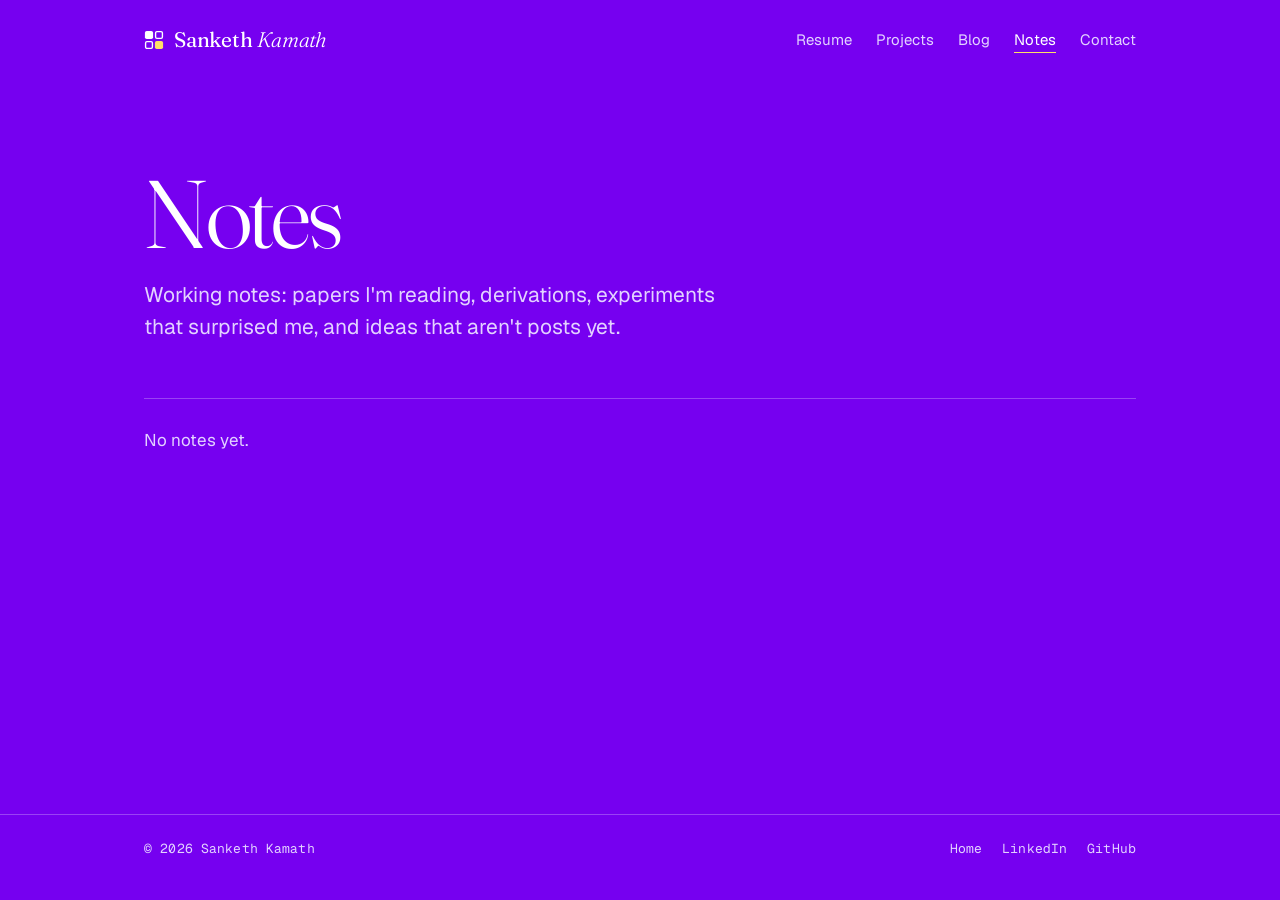
<file: notes.html>
<!DOCTYPE html>
<html lang="en">
<head>
<meta charset="utf-8">
<meta name="viewport" content="width=device-width, initial-scale=1">
<title>Notes · Sanketh Kamath</title>
<meta name="description" content="Research notes by Sanketh Kamath.">
<meta name="color-scheme" content="dark">
<meta name="theme-color" content="#7600f0">
<link rel="canonical" href="https://sankethskamath.github.io/notes.html">
<meta property="og:type" content="website">
<meta property="og:site_name" content="Sanketh Kamath">
<meta property="og:title" content="Notes · Sanketh Kamath">
<meta property="og:description" content="Research notes by Sanketh Kamath.">
<meta property="og:url" content="https://sankethskamath.github.io/notes.html">
<meta property="og:image" content="https://sankethskamath.github.io/assets/og.png">
<meta name="twitter:card" content="summary_large_image">
<link rel="icon" href="assets/favicon.svg" type="image/svg+xml">
<link rel="apple-touch-icon" href="assets/apple-touch-icon.png">
<link rel="preload" href="assets/fonts/fraunces.woff2" as="font" type="font/woff2" crossorigin>
<link rel="stylesheet" href="assets/css/site.css">
</head>
<body>
<header class="site-header">
  <a class="brand" href="index.html"><svg class="mark" viewBox="0 0 22 22" aria-hidden="true"><rect x="1" y="1" width="9" height="9" rx="2" fill="currentColor"/><rect x="12.750" y="1.750" width="7.500" height="7.500" rx="1.500" fill="none" stroke="currentColor" stroke-width="1.500"/><rect x="1.750" y="12.750" width="7.500" height="7.500" rx="1.500" fill="none" stroke="currentColor" stroke-width="1.500"/><rect class="mark-pick" x="12" y="12" width="9" height="9" rx="2"/></svg><span>Sanketh <em>Kamath</em></span></a>
  <nav class="site-nav" aria-label="Sections">
      <a href="resume.html">Resume</a>
      <a href="projects.html">Projects</a>
      <a href="blog.html">Blog</a>
      <a href="notes.html" aria-current="page">Notes</a>
      <a href="contact.html">Contact</a>
  </nav>
</header>
<main class="page">
  <header class="page-head">
    <h1 class="page-title">Notes</h1>
    <p class="page-lede">Working notes: papers I'm reading, derivations, experiments that surprised me, and ideas that aren't posts yet.</p>
  </header>
  <div class="page-body">
    <p class="empty">No notes yet.</p>
  </div>
</main>
<footer class="site-footer">
  <div class="site-footer-inner mono">
    <span>© 2026 Sanketh Kamath</span>
    <span class="site-footer-links">
      <a href="index.html">Home</a>
      <a href="https://www.linkedin.com/in/sankethk" target="_blank" rel="noopener">LinkedIn</a>
      <a href="https://github.com/sankethskamath" target="_blank" rel="noopener">GitHub</a>
    </span>
  </div>
</footer>
<script src="assets/js/site.js" defer></script>
</body>
</html>
</file>
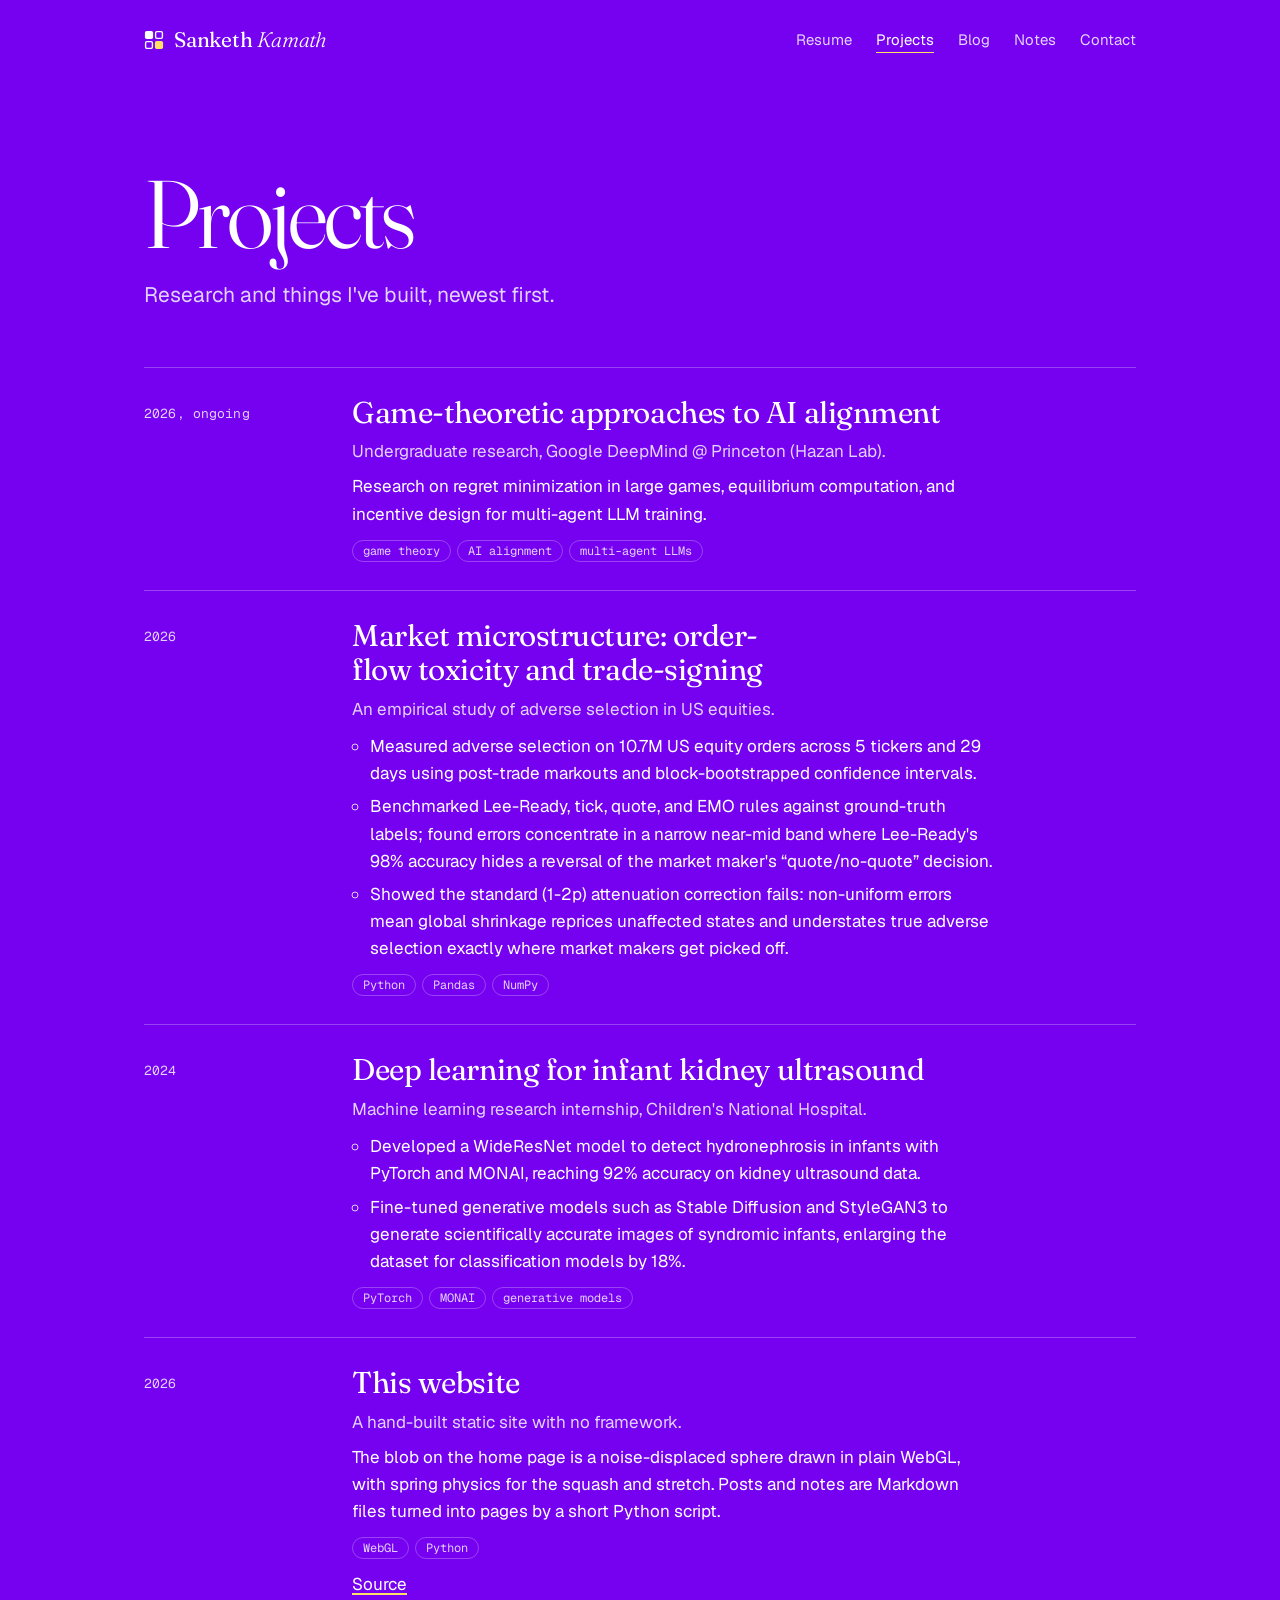
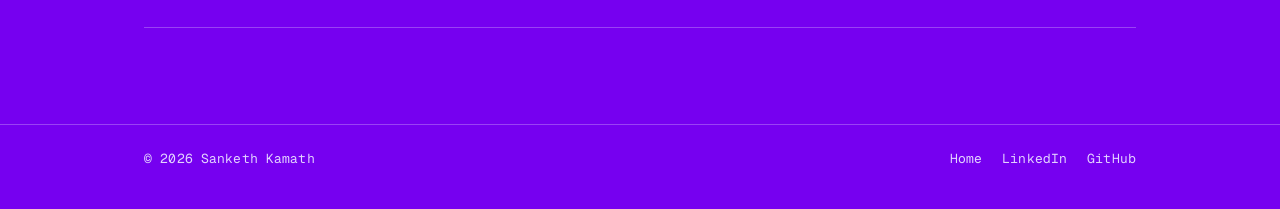
<file: projects.html>
<!DOCTYPE html>
<html lang="en">
<head>
<meta charset="utf-8">
<meta name="viewport" content="width=device-width, initial-scale=1">
<title>Projects · Sanketh Kamath</title>
<meta name="description" content="Research projects and things built by Sanketh Kamath.">
<meta name="color-scheme" content="dark">
<meta name="theme-color" content="#7600f0">
<link rel="canonical" href="https://sankethskamath.github.io/projects.html">
<meta property="og:type" content="website">
<meta property="og:site_name" content="Sanketh Kamath">
<meta property="og:title" content="Projects · Sanketh Kamath">
<meta property="og:description" content="Research projects and things built by Sanketh Kamath.">
<meta property="og:url" content="https://sankethskamath.github.io/projects.html">
<meta property="og:image" content="https://sankethskamath.github.io/assets/og.png">
<meta name="twitter:card" content="summary_large_image">
<link rel="icon" href="assets/favicon.svg" type="image/svg+xml">
<link rel="apple-touch-icon" href="assets/apple-touch-icon.png">
<link rel="preload" href="assets/fonts/fraunces.woff2" as="font" type="font/woff2" crossorigin>
<link rel="stylesheet" href="assets/css/site.css">
</head>
<body>
<header class="site-header">
  <a class="brand" href="index.html"><svg class="mark" viewBox="0 0 22 22" aria-hidden="true"><rect x="1" y="1" width="9" height="9" rx="2" fill="currentColor"/><rect x="12.750" y="1.750" width="7.500" height="7.500" rx="1.500" fill="none" stroke="currentColor" stroke-width="1.500"/><rect x="1.750" y="12.750" width="7.500" height="7.500" rx="1.500" fill="none" stroke="currentColor" stroke-width="1.500"/><rect class="mark-pick" x="12" y="12" width="9" height="9" rx="2"/></svg><span>Sanketh <em>Kamath</em></span></a>
  <nav class="site-nav" aria-label="Sections">
      <a href="resume.html">Resume</a>
      <a href="projects.html" aria-current="page">Projects</a>
      <a href="blog.html">Blog</a>
      <a href="notes.html">Notes</a>
      <a href="contact.html">Contact</a>
  </nav>
</header>
<main class="page">
  <header class="page-head">
    <h1 class="page-title">Projects</h1>
    <p class="page-lede">Research and things I've built, newest first.</p>
  </header>
  <div class="page-body">
    <ul class="rows">
      <li class="row">
        <div class="row-side mono">2026, ongoing</div>
        <div class="row-main">
          <h2 class="row-title">Game-theoretic approaches to AI alignment</h2>
          <p class="row-sub">Undergraduate research, Google DeepMind @ Princeton (Hazan Lab).</p>
          <p class="row-text">Research on regret minimization in large games, equilibrium computation, and incentive design for multi-agent LLM training.</p>
          <ul class="chips"><li>game theory</li><li>AI alignment</li><li>multi-agent LLMs</li></ul>
        </div>
      </li>
      <li class="row">
        <div class="row-side mono">2026</div>
        <div class="row-main">
          <h2 class="row-title">Market microstructure: order-flow toxicity and trade-signing</h2>
          <p class="row-sub">An empirical study of adverse selection in US equities.</p>
          <ul><li>Measured adverse selection on 10.7M US equity orders across 5 tickers and 29 days using post-trade markouts and block-bootstrapped confidence intervals.</li><li>Benchmarked Lee-Ready, tick, quote, and EMO rules against ground-truth labels; found errors concentrate in a narrow near-mid band where Lee-Ready&#x27;s 98% accuracy hides a reversal of the market maker&#x27;s “quote/no-quote” decision.</li><li>Showed the standard (1-2p) attenuation correction fails: non-uniform errors mean global shrinkage reprices unaffected states and understates true adverse selection exactly where market makers get picked off.</li></ul>
          <ul class="chips"><li>Python</li><li>Pandas</li><li>NumPy</li></ul>
        </div>
      </li>
      <li class="row">
        <div class="row-side mono">2024</div>
        <div class="row-main">
          <h2 class="row-title">Deep learning for infant kidney ultrasound</h2>
          <p class="row-sub">Machine learning research internship, Children&#x27;s National Hospital.</p>
          <ul><li>Developed a WideResNet model to detect hydronephrosis in infants with PyTorch and MONAI, reaching 92% accuracy on kidney ultrasound data.</li><li>Fine-tuned generative models such as Stable Diffusion and StyleGAN3 to generate scientifically accurate images of syndromic infants, enlarging the dataset for classification models by 18%.</li></ul>
          <ul class="chips"><li>PyTorch</li><li>MONAI</li><li>generative models</li></ul>
        </div>
      </li>
      <li class="row">
        <div class="row-side mono">2026</div>
        <div class="row-main">
          <h2 class="row-title">This website</h2>
          <p class="row-sub">A hand-built static site with no framework.</p>
          <p class="row-text">The blob on the home page is a noise-displaced sphere drawn in plain WebGL, with spring physics for the squash and stretch. Posts and notes are Markdown files turned into pages by a short Python script.</p>
          <ul class="chips"><li>WebGL</li><li>Python</li></ul>
          <p class="row-links"><a href="https://github.com/sankethskamath/sankethskamath.github.io" target="_blank" rel="noopener">Source</a></p>
        </div>
      </li>
    </ul>
  </div>
</main>
<footer class="site-footer">
  <div class="site-footer-inner mono">
    <span>© 2026 Sanketh Kamath</span>
    <span class="site-footer-links">
      <a href="index.html">Home</a>
      <a href="https://www.linkedin.com/in/sankethk" target="_blank" rel="noopener">LinkedIn</a>
      <a href="https://github.com/sankethskamath" target="_blank" rel="noopener">GitHub</a>
    </span>
  </div>
</footer>
<script src="assets/js/site.js" defer></script>
</body>
</html>
</file>
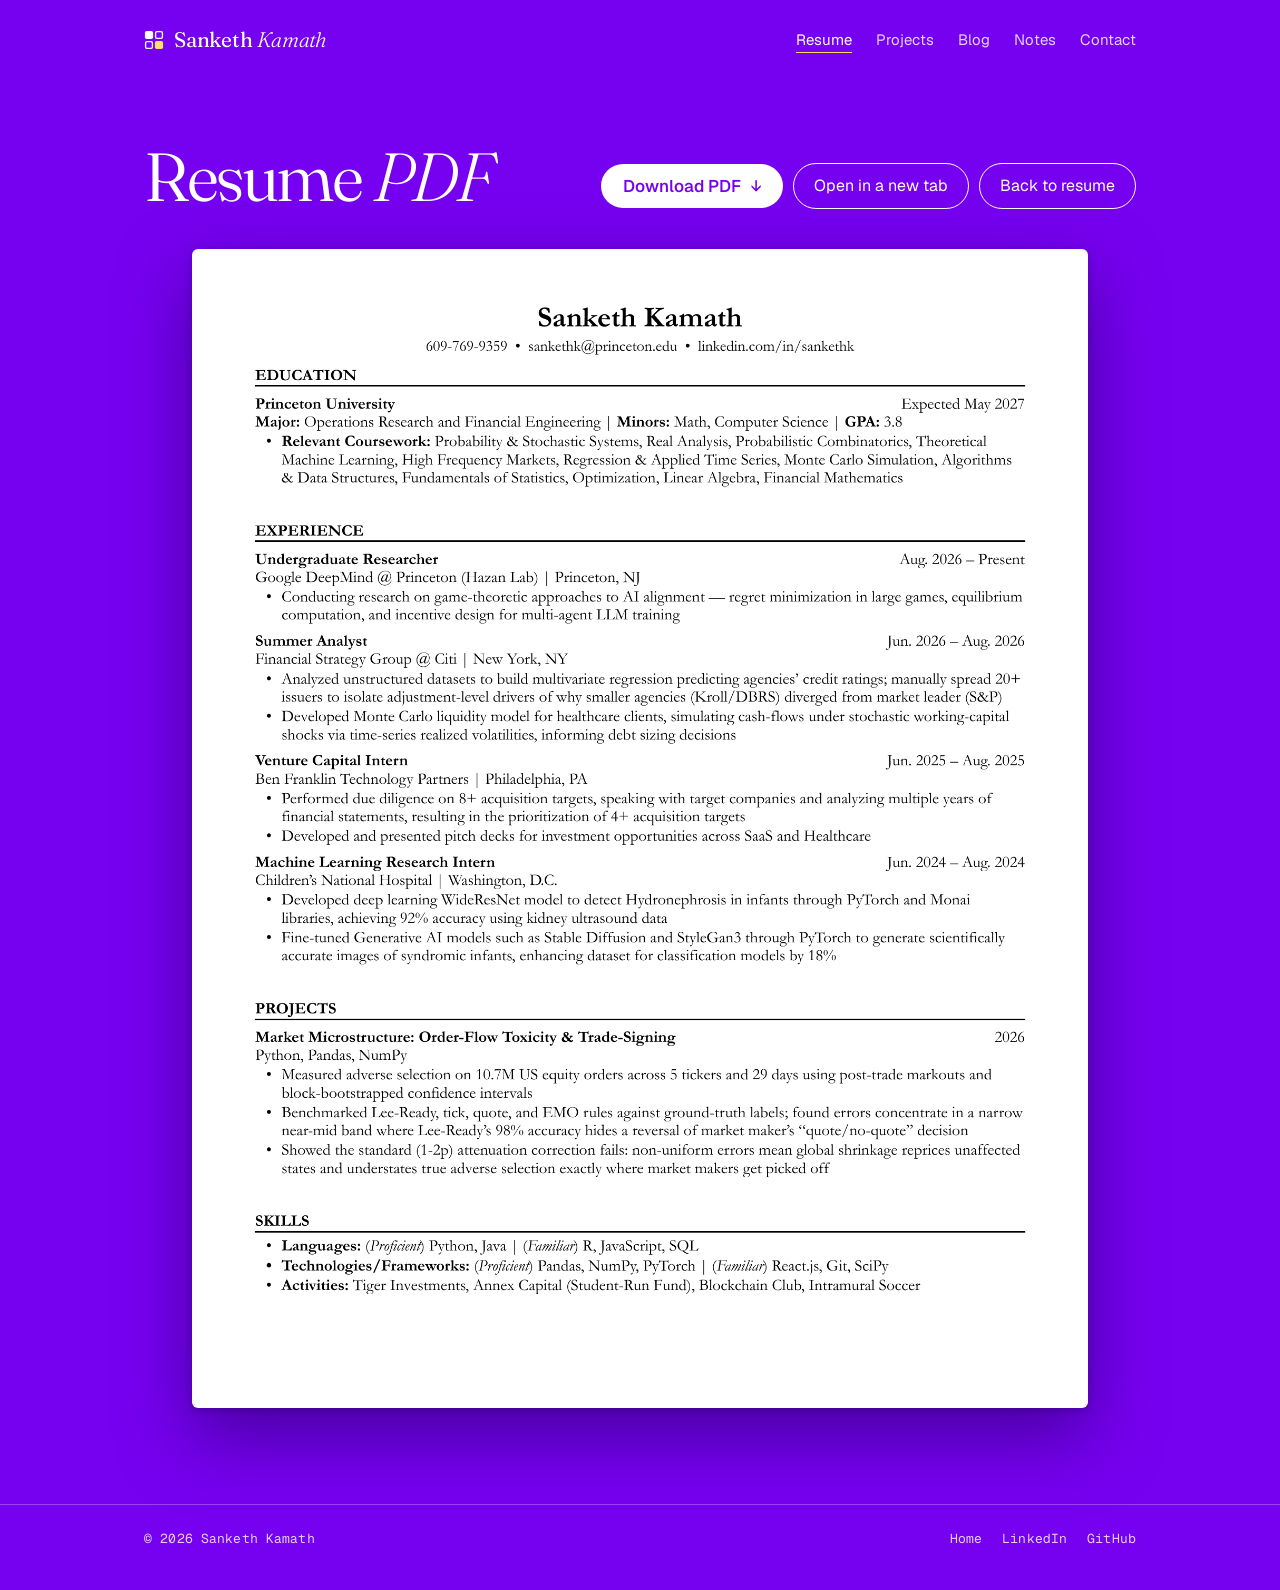
<file: resume-pdf.html>
<!DOCTYPE html>
<html lang="en">
<head>
<meta charset="utf-8">
<meta name="viewport" content="width=device-width, initial-scale=1">
<title>Resume PDF · Sanketh Kamath</title>
<meta name="description" content="Resume of Sanketh Kamath as a PDF, to view or download.">
<meta name="color-scheme" content="dark">
<meta name="theme-color" content="#7600f0">
<link rel="canonical" href="https://sankethskamath.github.io/resume-pdf.html">
<meta property="og:type" content="website">
<meta property="og:site_name" content="Sanketh Kamath">
<meta property="og:title" content="Resume PDF · Sanketh Kamath">
<meta property="og:description" content="Resume of Sanketh Kamath as a PDF, to view or download.">
<meta property="og:url" content="https://sankethskamath.github.io/resume-pdf.html">
<meta property="og:image" content="https://sankethskamath.github.io/assets/og.png">
<meta name="twitter:card" content="summary_large_image">
<link rel="icon" href="assets/favicon.svg" type="image/svg+xml">
<link rel="apple-touch-icon" href="assets/apple-touch-icon.png">
<link rel="preload" href="assets/fonts/fraunces.woff2" as="font" type="font/woff2" crossorigin>
<link rel="stylesheet" href="assets/css/site.css">
</head>
<body>
<header class="site-header">
  <a class="brand" href="index.html"><svg class="mark" viewBox="0 0 22 22" aria-hidden="true"><rect x="1" y="1" width="9" height="9" rx="2" fill="currentColor"/><rect x="12.750" y="1.750" width="7.500" height="7.500" rx="1.500" fill="none" stroke="currentColor" stroke-width="1.500"/><rect x="1.750" y="12.750" width="7.500" height="7.500" rx="1.500" fill="none" stroke="currentColor" stroke-width="1.500"/><rect class="mark-pick" x="12" y="12" width="9" height="9" rx="2"/></svg><span>Sanketh <em>Kamath</em></span></a>
  <nav class="site-nav" aria-label="Sections">
      <a href="resume.html" aria-current="page">Resume</a>
      <a href="projects.html">Projects</a>
      <a href="blog.html">Blog</a>
      <a href="notes.html">Notes</a>
      <a href="contact.html">Contact</a>
  </nav>
</header>
<main class="page">
  <header class="viewer-head">
    <h1 class="page-title viewer-title">Resume <em>PDF</em></h1>
    <div class="viewer-actions">
      <a class="download-btn" href="assets/sanketh-kamath-resume.pdf" download="Sanketh-Kamath-Resume.pdf">Download PDF</a>
      <a class="btn" href="assets/sanketh-kamath-resume.pdf" target="_blank" rel="noopener">Open in a new tab</a>
      <a class="btn" href="resume.html">Back to resume</a>
    </div>
  </header>
  <div class="sheets">
      <img class="sheet" src="assets/resume-pages/page-1.png" width="1700" height="2200" alt="Resume of Sanketh Kamath">
  </div>
</main>
<footer class="site-footer">
  <div class="site-footer-inner mono">
    <span>© 2026 Sanketh Kamath</span>
    <span class="site-footer-links">
      <a href="index.html">Home</a>
      <a href="https://www.linkedin.com/in/sankethk" target="_blank" rel="noopener">LinkedIn</a>
      <a href="https://github.com/sankethskamath" target="_blank" rel="noopener">GitHub</a>
    </span>
  </div>
</footer>
<script src="assets/js/site.js" defer></script>
</body>
</html>
</file>
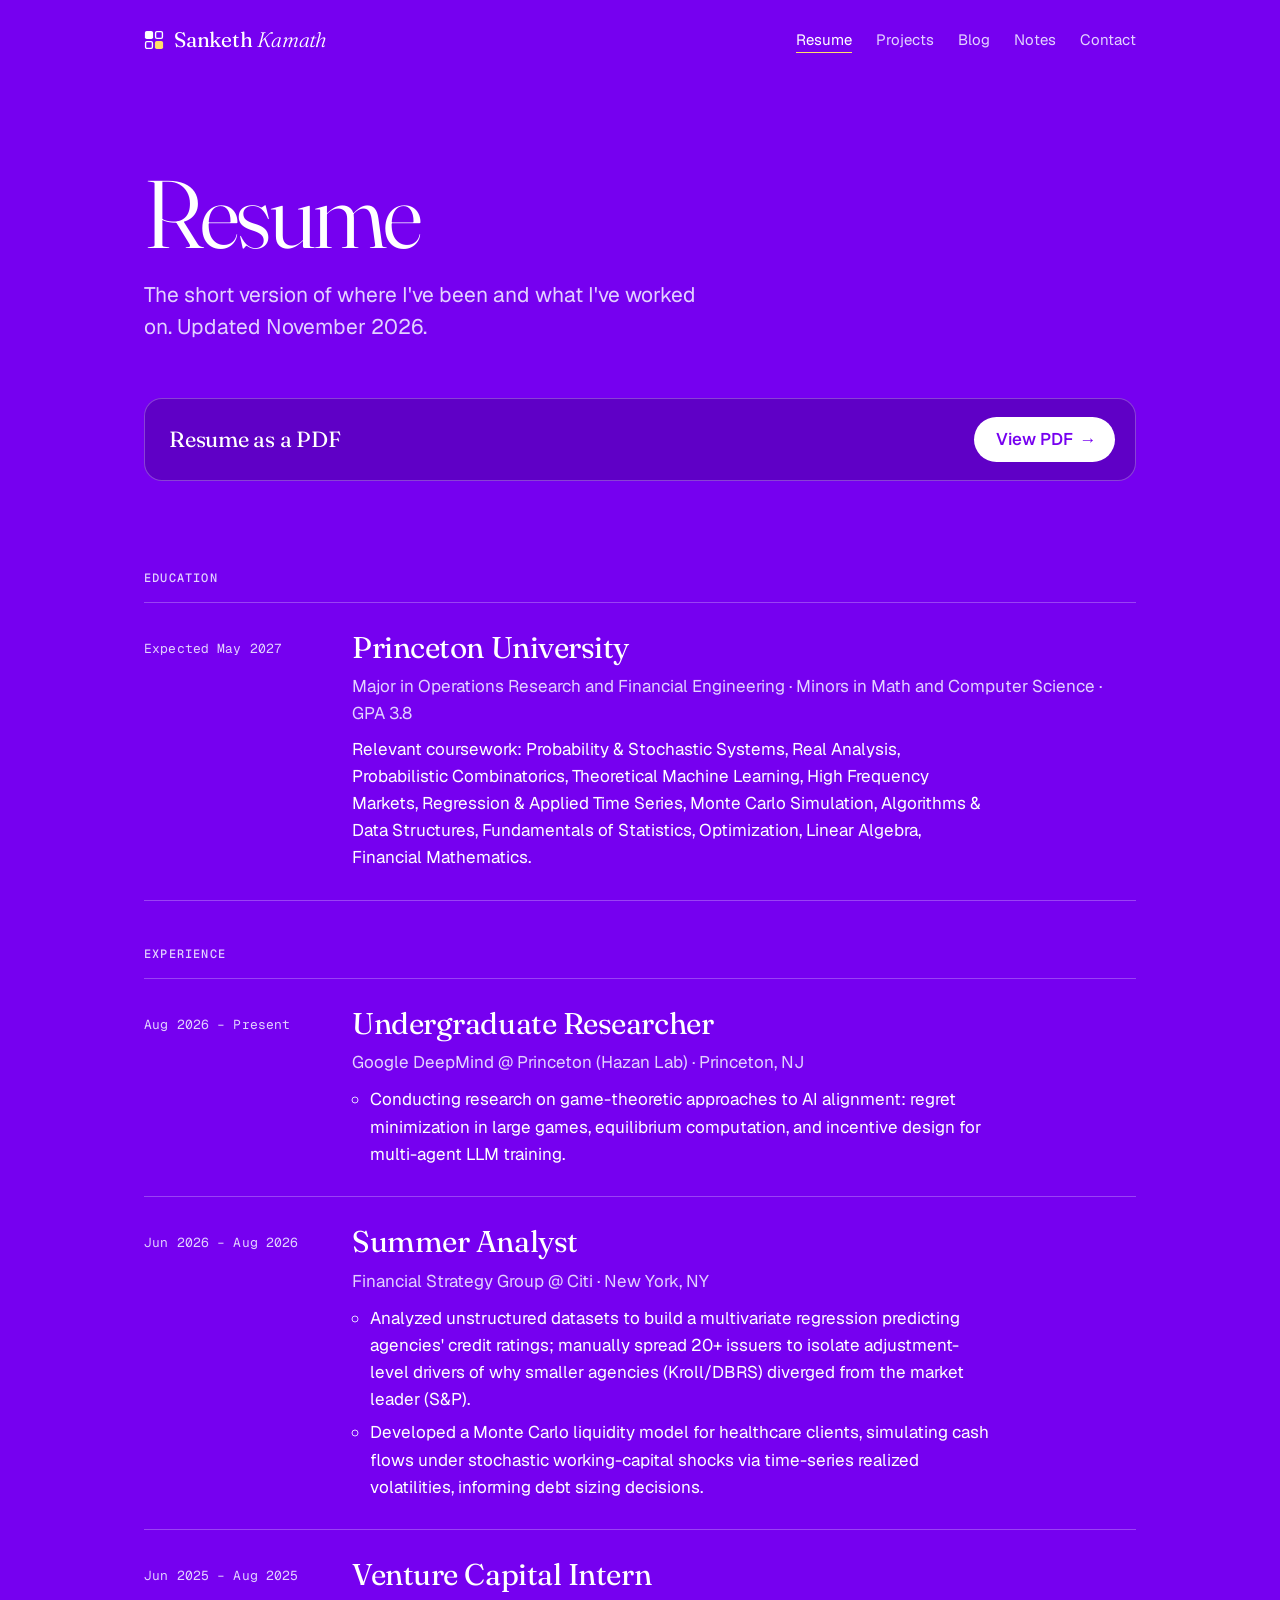
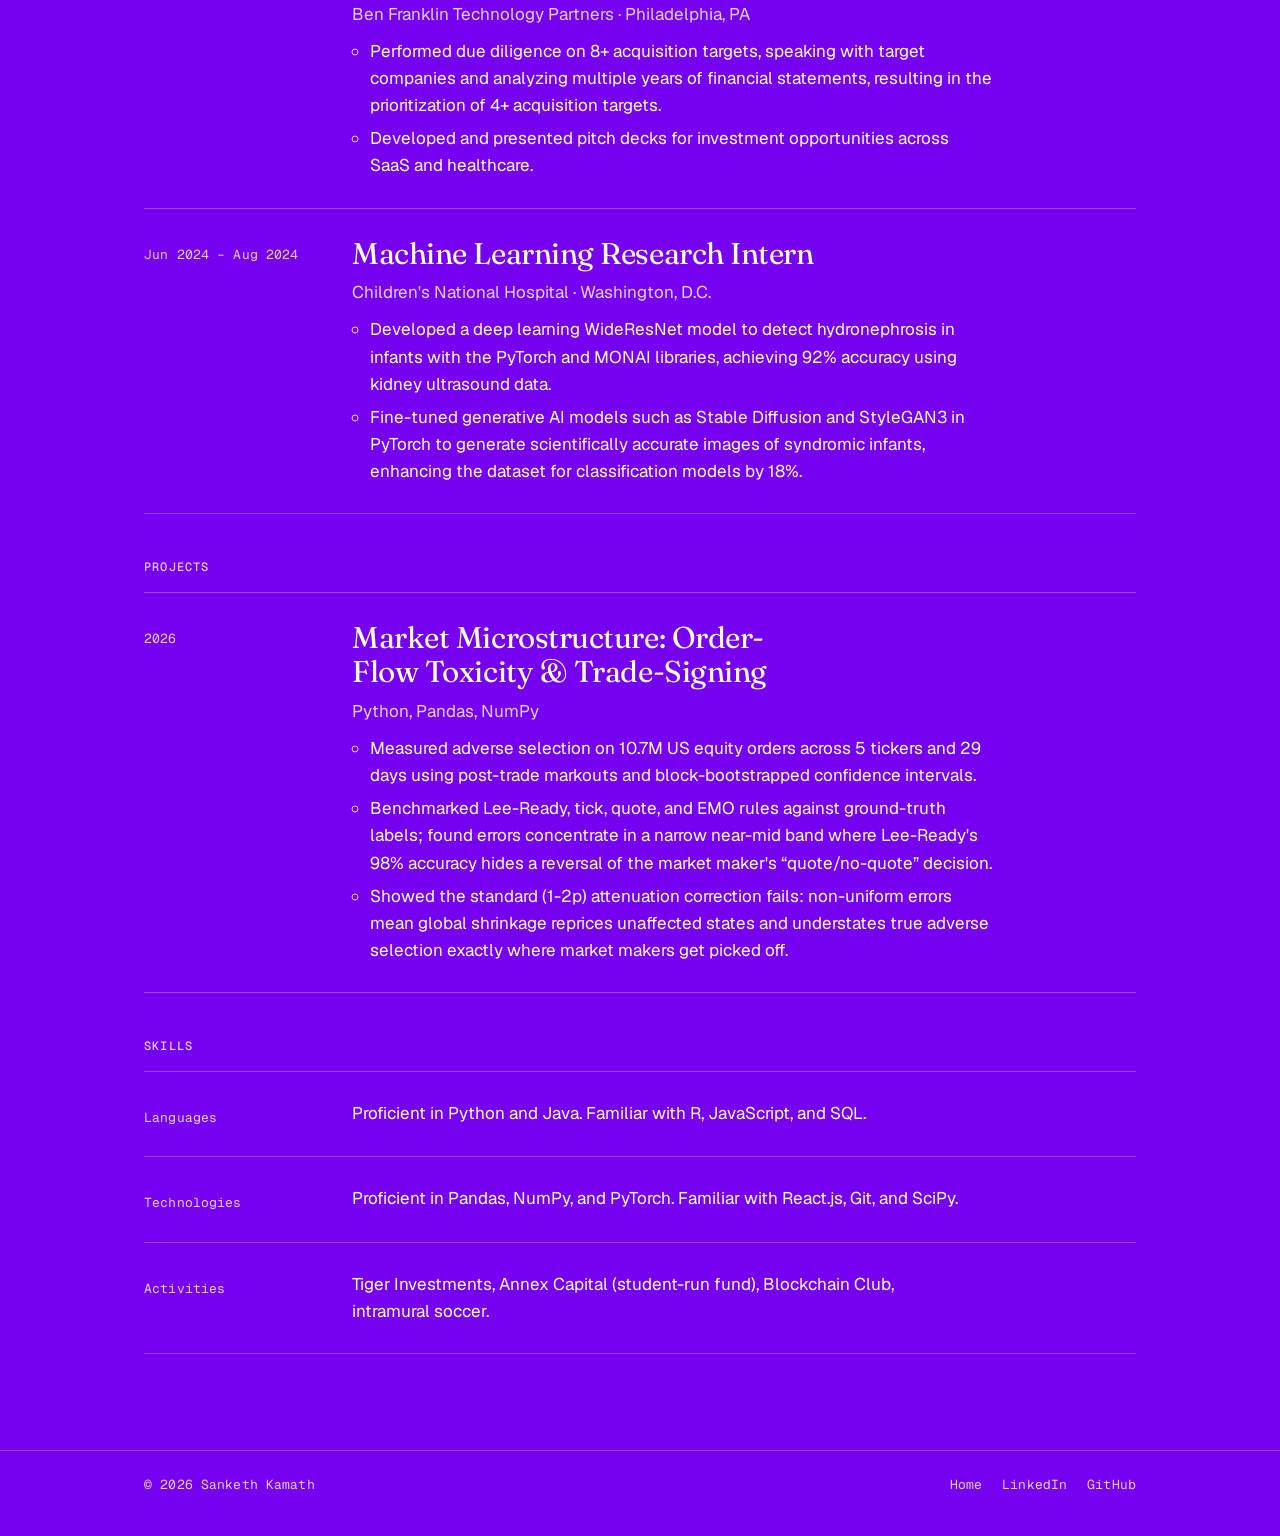
<file: resume.html>
<!DOCTYPE html>
<html lang="en">
<head>
<meta charset="utf-8">
<meta name="viewport" content="width=device-width, initial-scale=1">
<title>Resume · Sanketh Kamath</title>
<meta name="description" content="Resume of Sanketh Kamath: education, research, experience and skills.">
<meta name="color-scheme" content="dark">
<meta name="theme-color" content="#7600f0">
<link rel="canonical" href="https://sankethskamath.github.io/resume.html">
<meta property="og:type" content="website">
<meta property="og:site_name" content="Sanketh Kamath">
<meta property="og:title" content="Resume · Sanketh Kamath">
<meta property="og:description" content="Resume of Sanketh Kamath: education, research, experience and skills.">
<meta property="og:url" content="https://sankethskamath.github.io/resume.html">
<meta property="og:image" content="https://sankethskamath.github.io/assets/og.png">
<meta name="twitter:card" content="summary_large_image">
<link rel="icon" href="assets/favicon.svg" type="image/svg+xml">
<link rel="apple-touch-icon" href="assets/apple-touch-icon.png">
<link rel="preload" href="assets/fonts/fraunces.woff2" as="font" type="font/woff2" crossorigin>
<link rel="stylesheet" href="assets/css/site.css">
</head>
<body>
<header class="site-header">
  <a class="brand" href="index.html"><svg class="mark" viewBox="0 0 22 22" aria-hidden="true"><rect x="1" y="1" width="9" height="9" rx="2" fill="currentColor"/><rect x="12.750" y="1.750" width="7.500" height="7.500" rx="1.500" fill="none" stroke="currentColor" stroke-width="1.500"/><rect x="1.750" y="12.750" width="7.500" height="7.500" rx="1.500" fill="none" stroke="currentColor" stroke-width="1.500"/><rect class="mark-pick" x="12" y="12" width="9" height="9" rx="2"/></svg><span>Sanketh <em>Kamath</em></span></a>
  <nav class="site-nav" aria-label="Sections">
      <a href="resume.html" aria-current="page">Resume</a>
      <a href="projects.html">Projects</a>
      <a href="blog.html">Blog</a>
      <a href="notes.html">Notes</a>
      <a href="contact.html">Contact</a>
  </nav>
</header>
<main class="page">
  <header class="page-head">
    <h1 class="page-title">Resume</h1>
    <p class="page-lede">The short version of where I've been and what I've worked on. Updated November 2026.</p>
  </header>
  <div class="page-body">
    <div class="download-bar">
      <span class="download-bar-title">Resume as a PDF</span>
      <a class="download-btn is-view" href="resume-pdf.html">View PDF</a>
    </div>
    <div class="print-head">
      <h1>Sanketh Kamath</h1>
      <p>sankethk@princeton.edu · github.com/sankethskamath · sankethskamath.github.io</p>
    </div>
    <h2 class="section-label">Education</h2>
    <ul class="rows">
      <li class="row">
        <div class="row-side mono">Expected May 2027</div>
        <div class="row-main">
          <h3 class="row-title">Princeton University</h3>
          <p class="row-sub">Major in Operations Research and Financial Engineering · Minors in Math and Computer Science · GPA 3.8</p>
          <p class="row-text">Relevant coursework: Probability &amp; Stochastic Systems, Real Analysis, Probabilistic Combinatorics, Theoretical Machine Learning, High Frequency Markets, Regression &amp; Applied Time Series, Monte Carlo Simulation, Algorithms &amp; Data Structures, Fundamentals of Statistics, Optimization, Linear Algebra, Financial Mathematics.</p>
        </div>
      </li>
    </ul>
    <h2 class="section-label">Experience</h2>
    <ul class="rows">
      <li class="row">
        <div class="row-side mono">Aug 2026 – Present</div>
        <div class="row-main">
          <h3 class="row-title">Undergraduate Researcher</h3>
          <p class="row-sub">Google DeepMind @ Princeton (Hazan Lab) · Princeton, NJ</p>
          <ul><li>Conducting research on game-theoretic approaches to AI alignment: regret minimization in large games, equilibrium computation, and incentive design for multi-agent LLM training.</li></ul>
        </div>
      </li>
      <li class="row">
        <div class="row-side mono">Jun 2026 – Aug 2026</div>
        <div class="row-main">
          <h3 class="row-title">Summer Analyst</h3>
          <p class="row-sub">Financial Strategy Group @ Citi · New York, NY</p>
          <ul><li>Analyzed unstructured datasets to build a multivariate regression predicting agencies&#x27; credit ratings; manually spread 20+ issuers to isolate adjustment-level drivers of why smaller agencies (Kroll/DBRS) diverged from the market leader (S&amp;P).</li><li>Developed a Monte Carlo liquidity model for healthcare clients, simulating cash flows under stochastic working-capital shocks via time-series realized volatilities, informing debt sizing decisions.</li></ul>
        </div>
      </li>
      <li class="row">
        <div class="row-side mono">Jun 2025 – Aug 2025</div>
        <div class="row-main">
          <h3 class="row-title">Venture Capital Intern</h3>
          <p class="row-sub">Ben Franklin Technology Partners · Philadelphia, PA</p>
          <ul><li>Performed due diligence on 8+ acquisition targets, speaking with target companies and analyzing multiple years of financial statements, resulting in the prioritization of 4+ acquisition targets.</li><li>Developed and presented pitch decks for investment opportunities across SaaS and healthcare.</li></ul>
        </div>
      </li>
      <li class="row">
        <div class="row-side mono">Jun 2024 – Aug 2024</div>
        <div class="row-main">
          <h3 class="row-title">Machine Learning Research Intern</h3>
          <p class="row-sub">Children&#x27;s National Hospital · Washington, D.C.</p>
          <ul><li>Developed a deep learning WideResNet model to detect hydronephrosis in infants with the PyTorch and MONAI libraries, achieving 92% accuracy using kidney ultrasound data.</li><li>Fine-tuned generative AI models such as Stable Diffusion and StyleGAN3 in PyTorch to generate scientifically accurate images of syndromic infants, enhancing the dataset for classification models by 18%.</li></ul>
        </div>
      </li>
    </ul>
    <h2 class="section-label">Projects</h2>
    <ul class="rows">
      <li class="row">
        <div class="row-side mono">2026</div>
        <div class="row-main">
          <h3 class="row-title">Market Microstructure: Order-Flow Toxicity &amp; Trade-Signing</h3>
          <p class="row-sub">Python, Pandas, NumPy</p>
          <ul><li>Measured adverse selection on 10.7M US equity orders across 5 tickers and 29 days using post-trade markouts and block-bootstrapped confidence intervals.</li><li>Benchmarked Lee-Ready, tick, quote, and EMO rules against ground-truth labels; found errors concentrate in a narrow near-mid band where Lee-Ready&#x27;s 98% accuracy hides a reversal of the market maker&#x27;s “quote/no-quote” decision.</li><li>Showed the standard (1-2p) attenuation correction fails: non-uniform errors mean global shrinkage reprices unaffected states and understates true adverse selection exactly where market makers get picked off.</li></ul>
        </div>
      </li>
    </ul>
    <h2 class="section-label">Skills</h2>
    <ul class="rows">
      <li class="row">
        <div class="row-side mono">Languages</div>
        <div class="row-main">
          <p class="row-text">Proficient in Python and Java. Familiar with R, JavaScript, and SQL.</p>
        </div>
      </li>
      <li class="row">
        <div class="row-side mono">Technologies</div>
        <div class="row-main">
          <p class="row-text">Proficient in Pandas, NumPy, and PyTorch. Familiar with React.js, Git, and SciPy.</p>
        </div>
      </li>
      <li class="row">
        <div class="row-side mono">Activities</div>
        <div class="row-main">
          <p class="row-text">Tiger Investments, Annex Capital (student-run fund), Blockchain Club, intramural soccer.</p>
        </div>
      </li>
    </ul>
  </div>
</main>
<footer class="site-footer">
  <div class="site-footer-inner mono">
    <span>© 2026 Sanketh Kamath</span>
    <span class="site-footer-links">
      <a href="index.html">Home</a>
      <a href="https://www.linkedin.com/in/sankethk" target="_blank" rel="noopener">LinkedIn</a>
      <a href="https://github.com/sankethskamath" target="_blank" rel="noopener">GitHub</a>
    </span>
  </div>
</footer>
<script src="assets/js/site.js" defer></script>
</body>
</html>
</file>
<file: assets/css/site.css>
/* Sanketh Kamath — site styles.
   Plan: one confident display serif (Fraunces, roman + italic) against a quiet
   grotesk (Geist), with mono for dates and labels. The home page is a single
   screen: the name set very large, an iridescent 3D blob floating behind it, and
   five pill buttons. Inner pages share one editorial grid: a narrow gutter for
   dates and labels, a wide column for content, hairlines between rows. */

@font-face { font-family: "Fraunces"; src: url("../fonts/fraunces.woff2") format("woff2"); font-weight: 100 900; font-style: normal; font-display: swap; }
@font-face { font-family: "Fraunces"; src: url("../fonts/fraunces-italic.woff2") format("woff2"); font-weight: 100 900; font-style: italic; font-display: swap; }
@font-face { font-family: "Geist"; src: url("../fonts/geist.woff2") format("woff2"); font-weight: 100 900; font-style: normal; font-display: swap; }
@font-face { font-family: "Geist Mono"; src: url("../fonts/geist-mono.woff2") format("woff2"); font-weight: 100 900; font-style: normal; font-display: swap; }

:root {
  /* One theme everywhere: electric violet, white type, and the blob's own
     pink, peach, yellow and cyan for accents. */
  --bg: #7600f0;
  --surface: #5f00c6;
  --ink: #ffffff;
  --muted: #e3d2ff;
  --line: rgba(255, 255, 255, 0.26);
  --accent: #ffe066;
  --shadow: rgba(34, 0, 92, 0.55);
  --blob-gradient: conic-gradient(from 210deg, #fb639e, #cb1d9c, #7c48db, #2a72de, #6ecec7, #ecd66b, #fbae73, #fb639e);
  --font-display: "Fraunces", "Iowan Old Style", Georgia, "Times New Roman", serif;
  --font-body: "Geist", "Helvetica Neue", "Segoe UI", system-ui, sans-serif;
  --font-mono: "Geist Mono", ui-monospace, "SF Mono", Menlo, Consolas, monospace;
  --page: 62rem;      /* inner page width */
  --gutter: 11rem;    /* left column for dates and labels */
  --pad: clamp(1.25rem, 4vw, 3rem);
  color-scheme: dark;
}

@view-transition { navigation: auto; }

*, *::before, *::after { box-sizing: border-box; }
html { -webkit-text-size-adjust: 100%; overflow-x: clip; }
body {
  margin: 0;
  overflow-x: clip;
  background: var(--bg);
  color: var(--ink);
  font-family: var(--font-body);
  font-size: 1.0625rem;
  line-height: 1.6;
  -webkit-font-smoothing: antialiased;
  text-rendering: optimizeLegibility;
  min-height: 100vh;
  min-height: 100svh;
  display: flex;
  flex-direction: column;
}
h1, h2, h3, p, ul, ol, dl, dd, figure, blockquote { margin: 0; }
h1, h2, h3 { text-wrap: balance; font-weight: 400; }
p { text-wrap: pretty; }
a { color: inherit; text-decoration-color: var(--accent); text-decoration-thickness: 1.5px; text-underline-offset: 0.2em; }
a:hover { color: var(--accent); }
a:focus-visible, button:focus-visible, #grab:focus-visible { outline: 2px solid var(--accent); outline-offset: 3px; border-radius: 4px; }
::selection { background: var(--accent); color: #3b0080; }
.mono { font-family: var(--font-mono); font-size: 0.8125rem; letter-spacing: 0.01em; }
.muted { color: var(--muted); }
.ph { text-decoration: underline dotted var(--muted) 1px; text-underline-offset: 0.22em; }
.sr-only { position: absolute; width: 1px; height: 1px; overflow: hidden; clip: rect(0 0 0 0); white-space: nowrap; }

/* ================= Home ================= */
/* The shell clips the blob's oversized canvas so it never adds scroll height. */
.home-shell { position: relative; flex: 1 0 auto; min-height: 100vh; min-height: 100svh; display: flex; flex-direction: column; overflow: clip; }
.home-top {
  display: flex;
  flex-wrap: wrap;
  justify-content: space-between;
  align-items: center;
  gap: 0.5rem 1.5rem;
  padding: 1.5rem var(--pad) 0;
  color: var(--muted);
}
.home-top a { text-decoration: none; }
.home-top-links { display: flex; gap: 1.25rem; }
.home-hero {
  position: relative;
  flex: 1 1 auto;
  display: flex;
  flex-direction: column;
  justify-content: flex-end;
  gap: 1.5rem;
  padding: 0 var(--pad) clamp(1.5rem, 4vh, 3rem);
  min-height: 0;
}
.name {
  position: relative;
  z-index: 2;
  pointer-events: none;          /* so the blob behind the letters can still be grabbed */
  display: flex;
  flex-direction: column;
  font-family: var(--font-display);
  font-size: clamp(4.25rem, min(15.5vw, 27vh), 16.5rem);
  font-weight: 340;
  line-height: 0.84;
  letter-spacing: -0.045em;
  font-optical-sizing: auto;
}
.name-last { font-style: italic; font-weight: 300; padding-left: 0.72em; letter-spacing: -0.04em; }
.tagline {
  position: relative;
  z-index: 2;
  max-width: 27rem;
  font-size: clamp(1.0625rem, 0.95rem + 0.4vw, 1.25rem);
  line-height: 1.45;
  color: var(--muted);
}
.tagline strong { color: var(--ink); font-weight: 500; }

/* The blob's stage: a square that sets the blob's size and position. */
.stage {
  position: absolute;
  z-index: 1;
  top: 50%;
  right: clamp(0rem, 5.5vw, 8rem);
  width: min(80vh, 52vw);
  aspect-ratio: 1;
  transform: translateY(-56%);
}
.stage::before {             /* soft colored light behind the blob */
  content: "";
  position: absolute;
  inset: 18%;
  border-radius: 50%;
  background: var(--blob-gradient);
  filter: blur(64px);
  opacity: 0.5;
  z-index: 0;
}
.stage::after {              /* contact shadow under it */
  content: "";
  position: absolute;
  left: 26%;
  right: 26%;
  bottom: 9%;
  height: 6%;
  border-radius: 50%;
  background: radial-gradient(closest-side, var(--shadow), transparent);
  z-index: 0;
}
/* The canvas is far bigger than the blob so that a stretched blob is never cut off at its edge. */
#blob { position: absolute; left: -60%; top: -60%; width: 220%; height: 220%; z-index: 1; display: block; pointer-events: none; }
#grab { position: absolute; inset: 16%; border-radius: 50%; z-index: 3; cursor: grab; touch-action: none; }
#grab.dragging { cursor: grabbing; }
.fallback {
  display: none;
  position: absolute;
  inset: 17%;
  z-index: 1;
  border-radius: 46% 54% 50% 50% / 52% 46% 54% 48%;
  background: radial-gradient(circle at 32% 28%, #fff 0%, rgba(255, 255, 255, 0) 22%), var(--blob-gradient);
}
.no-gl #blob, .no-gl #grab { display: none; }
.no-gl .fallback { display: block; }

.home-nav {
  position: relative;
  z-index: 4;
  display: flex;
  flex-wrap: wrap;
  align-items: center;
  gap: 0.625rem;
  padding: 0 var(--pad) clamp(1.25rem, 3.5vh, 2.25rem);
}
.pill {
  display: inline-flex;
  align-items: center;
  gap: 0.5rem;
  padding: 0.6875rem 1.25rem;
  border: 1px solid var(--ink);
  border-radius: 999px;
  background: rgba(118, 0, 240, 0.45);
  -webkit-backdrop-filter: blur(10px);
  backdrop-filter: blur(10px);
  font-size: 1rem;
  font-weight: 450;
  line-height: 1.2;
  text-decoration: none;
  transition: background-color 160ms, color 160ms;
}
.pill::after { content: "→"; font-family: var(--font-mono); font-size: 0.875em; transition: transform 160ms; }
.pill:hover { background: var(--ink); color: var(--bg); }
.pill:hover::after { transform: translateX(3px); }
.home-hint { margin-left: auto; color: var(--muted); }
.no-blob .home-hint { display: none; }

/* Phones and upright tablets: blob on top, name under it. */
@media (max-width: 47.99rem), (max-aspect-ratio: 1/1) {
  .home-hero { justify-content: center; gap: 1.125rem; padding-top: 0.5rem; }
  .stage { position: relative; top: auto; right: auto; transform: none; width: min(92vw, 50svh); margin: 0 auto -16%; }
  .name { font-size: clamp(3.5rem, 21.5vw, 11.5rem); }
  .tagline { max-width: 34rem; }
  .name-last { padding-left: 0.3em; }
  .home-nav { padding-top: 0.5rem; }
  .pill { padding: 0.625rem 1.0625rem; }
  .home-hint { display: none; }
}

/* ================= Inner pages ================= */
.site-header {
  width: 100%;
  max-width: calc(var(--page) + 2 * var(--pad));
  margin: 0 auto;
  padding: 1.5rem var(--pad);
  display: flex;
  flex-wrap: wrap;
  align-items: center;
  justify-content: space-between;
  gap: 0.75rem 2rem;
}
.brand { display: inline-flex; align-items: center; gap: 0.625rem; text-decoration: none; font-family: var(--font-display); font-size: 1.3125rem; letter-spacing: -0.01em; line-height: 1.2; }
.brand em { font-weight: 300; }
.brand:hover { color: var(--ink); }
/* The header mark: a 2 by 2 payoff matrix, with one cell picked out in the accent color. */
.mark { flex: none; display: block; width: 1.25rem; height: 1.25rem; transition: transform 300ms; }
.mark-pick { fill: var(--accent); }
.brand:hover .mark { transform: rotate(90deg); }
.site-nav { display: flex; flex-wrap: wrap; gap: 0.25rem 1.5rem; font-size: 0.9375rem; }
.site-nav a { color: var(--muted); text-decoration: none; padding: 0.25rem 0; }
.site-nav a:hover { color: var(--ink); }
.site-nav a[aria-current="page"] { color: var(--ink); text-decoration: underline; text-decoration-color: var(--accent); text-underline-offset: 0.45em; }

.page { flex: 1 0 auto; width: 100%; max-width: calc(var(--page) + 2 * var(--pad)); margin: 0 auto; padding: 0 var(--pad); }
.page-head { display: flex; flex-direction: column; gap: 1.25rem; padding: clamp(2.5rem, 8vw, 5.5rem) 0 clamp(2rem, 5vw, 3.5rem); }
.page-title {
  font-family: var(--font-display);
  font-size: clamp(3rem, 9vw, 6rem);
  font-weight: 340;
  line-height: 0.95;
  letter-spacing: -0.035em;
}
.page-title em { font-weight: 300; }
.page-lede { max-width: 36rem; font-size: clamp(1.125rem, 1rem + 0.5vw, 1.3125rem); line-height: 1.5; color: var(--muted); }
.page-body { display: flex; flex-direction: column; padding-bottom: clamp(3rem, 8vw, 6rem); }

/* The shared row: gutter (dates, labels) + content. */
.rows { list-style: none; margin: 0; padding: 0; display: flex; flex-direction: column; }
.row {
  display: grid;
  grid-template-columns: minmax(0, 1fr);
  gap: 0.5rem 2rem;
  padding: 1.75rem 0;
  border-top: 1px solid var(--line);
}
.rows > .row:last-child { border-bottom: 1px solid var(--line); }
.row-side { display: flex; flex-wrap: wrap; gap: 0.125rem 0.75rem; color: var(--muted); }
.row-main { min-width: 0; display: flex; flex-direction: column; gap: 0.5rem; }
.row-title { font-family: var(--font-display); font-size: clamp(1.5rem, 1.2rem + 1vw, 1.875rem); line-height: 1.15; letter-spacing: -0.015em; }
.row-title a { text-decoration: none; }
.row-title a::after { content: " →"; font-family: var(--font-mono); font-size: 0.6em; color: var(--muted); display: inline-block; margin-left: 0.4em; transition: transform 160ms, color 160ms; }
.row-title a:hover::after { transform: translateX(4px); color: var(--accent); }
.row-sub { color: var(--muted); }
.row-text { max-width: 40rem; }
.row-main ul:not(.chips) { margin: 0.125rem 0 0; padding-left: 1.125rem; max-width: 40rem; display: flex; flex-direction: column; gap: 0.375rem; }
.row-main li::marker { color: var(--muted); }
.row-links { display: flex; flex-wrap: wrap; gap: 0.25rem 1.25rem; margin-top: 0.25rem; }
.chips { display: flex; flex-wrap: wrap; gap: 0.375rem; margin-top: 0.25rem; list-style: none; padding: 0; }
.chips li { font-family: var(--font-mono); font-size: 0.75rem; line-height: 1.5; color: var(--muted); border: 1px solid var(--line); border-radius: 999px; padding: 0.0625rem 0.625rem; }
.tag { display: inline-block; font-family: var(--font-mono); font-size: 0.6875rem; line-height: 1.6; letter-spacing: 0.02em; color: var(--muted); border: 1px solid var(--line); border-radius: 999px; padding: 0 0.5rem; vertical-align: 0.35em; margin-left: 0.5rem; }
.section-label { padding: 2.75rem 0 0.875rem; font-family: var(--font-mono); font-size: 0.75rem; font-weight: 500; letter-spacing: 0.1em; text-transform: uppercase; color: var(--muted); }
.section-label:first-child { padding-top: 0; }
.empty { padding: 1.75rem 0; border-top: 1px solid var(--line); color: var(--muted); }

@media (min-width: 48rem) {
  .row { grid-template-columns: var(--gutter) minmax(0, 1fr); }
  .row-side { flex-direction: column; flex-wrap: nowrap; padding-top: 0.5rem; }
}

/* Resume: download bar */
.download-bar {
  display: flex;
  flex-wrap: wrap;
  align-items: center;
  justify-content: space-between;
  gap: 0.875rem 1.5rem;
  margin-bottom: 2.75rem;
  padding: 1.125rem 1.25rem 1.125rem 1.5rem;
  border: 1px solid var(--line);
  border-radius: 1.125rem;
  background: var(--surface);
}
.download-bar-title { font-family: var(--font-display); font-size: 1.375rem; line-height: 1.2; letter-spacing: -0.01em; }
.download-btn {
  display: inline-flex;
  align-items: center;
  gap: 0.625rem;
  padding: 0.75rem 1.375rem;
  border-radius: 999px;
  background: var(--ink);
  color: var(--bg);
  font-weight: 550;
  line-height: 1.2;
  text-decoration: none;
  transition: background-color 160ms, transform 160ms;
}
.download-btn::after { content: "↓"; font-family: var(--font-mono); transition: transform 160ms; }
.download-btn:hover { background: var(--accent); color: #3b0080; }
.download-btn:hover::after { transform: translateY(2px); }
.download-btn.is-view::after { content: "→"; }
.download-btn.is-view:hover::after { transform: translateX(3px); }

/* Resume PDF viewer: the pages as white sheets on the violet. */
.viewer-head {
  display: flex;
  flex-wrap: wrap;
  align-items: flex-end;
  justify-content: space-between;
  gap: 1.25rem 2rem;
  padding: clamp(2rem, 6vw, 4rem) 0 clamp(1.5rem, 4vw, 2.5rem);
}
.viewer-title { font-size: clamp(2.5rem, 6.5vw, 4.25rem); }
.viewer-actions { display: flex; flex-wrap: wrap; align-items: center; gap: 0.625rem; }
.viewer-actions .btn { align-self: auto; padding: 0.75rem 1.25rem; font-size: 1rem; }
.sheets { display: flex; flex-direction: column; align-items: center; gap: 1.5rem; padding-bottom: clamp(3rem, 8vw, 6rem); }
.sheet {
  display: block;
  width: 100%;
  max-width: 56rem;
  height: auto;
  background: #fff;
  border-radius: 6px;
  box-shadow: 0 2px 6px rgba(34, 0, 92, 0.35), 0 28px 70px rgba(34, 0, 92, 0.55);
}
.sheet-frame { height: 80vh; border: 0; }
.print-head { display: none; }

/* Contact */
.contact-email { font-family: var(--font-display); font-size: clamp(1.625rem, 1rem + 3.2vw, 3rem); line-height: 1.15; letter-spacing: -0.02em; overflow-wrap: anywhere; }
.contact-email a { text-decoration: none; }
.btn {
  align-self: flex-start;
  font: inherit;
  font-size: 0.9375rem;
  line-height: 1.2;
  color: var(--ink);
  background: transparent;
  border: 1px solid var(--ink);
  border-radius: 999px;
  padding: 0.5625rem 1.125rem;
  cursor: pointer;
  text-decoration: none;
  transition: background-color 160ms, color 160ms;
}
.btn:hover { background: var(--ink); color: var(--bg); }

/* Blog post */
.post-layout { display: grid; grid-template-columns: minmax(0, 1fr); gap: 1.5rem 2rem; padding-bottom: clamp(3rem, 8vw, 6rem); }
.post-side { display: flex; flex-wrap: wrap; gap: 0.25rem 1rem; color: var(--muted); }
.post-side a { text-decoration: none; }
.post-title { font-size: clamp(2.5rem, 6.5vw, 4.25rem); line-height: 1; }
@media (min-width: 48rem) {
  .post-layout { grid-template-columns: var(--gutter) minmax(0, 1fr); }
  .post-side { flex-direction: column; flex-wrap: nowrap; position: sticky; top: 2rem; align-self: start; padding-top: 0.375rem; }
}
.prose { max-width: 41rem; display: flex; flex-direction: column; gap: 1.25rem; font-size: 1.125rem; line-height: 1.7; }
.prose h2 { font-family: var(--font-display); font-size: 1.75rem; line-height: 1.2; letter-spacing: -0.015em; margin-top: 1.25rem; }
.prose h3 { font-size: 1.125rem; font-weight: 600; margin-top: 0.5rem; }
.prose ul, .prose ol { padding-left: 1.375rem; display: flex; flex-direction: column; gap: 0.375rem; }
.prose li::marker { color: var(--muted); }
.prose blockquote { padding-left: 1.25rem; border-left: 2px solid var(--accent); font-family: var(--font-display); font-style: italic; font-size: 1.25rem; line-height: 1.5; }
.prose code { font-family: var(--font-mono); font-size: 0.84em; background: var(--surface); padding: 0.12em 0.36em; border-radius: 5px; }
.prose pre { padding: 1.125rem 1.25rem; background: var(--surface); border-radius: 12px; overflow-x: auto; font-size: 0.875rem; line-height: 1.65; }
.prose pre code { background: none; padding: 0; font-size: inherit; }
.prose img { max-width: 100%; height: auto; border-radius: 12px; }
.prose hr { width: 100%; border: 0; border-top: 1px solid var(--line); margin: 0.75rem 0; }
.prose table { border-collapse: collapse; font-size: 1rem; display: block; overflow-x: auto; }
.prose th, .prose td { text-align: left; padding: 0.5rem 1rem 0.5rem 0; border-bottom: 1px solid var(--line); }
.prose figure { display: flex; flex-direction: column; gap: 0.625rem; margin: 0.5rem 0; }
.prose figcaption { font-family: var(--font-mono); font-size: 0.8125rem; line-height: 1.5; color: var(--muted); }
/* Math: display equations scroll sideways on narrow screens instead of breaking the page. */
.prose div.arithmatex { overflow-x: auto; overflow-y: hidden; padding: 0.25rem 0; }
.prose .katex { font-size: 1.1em; }
.prose .katex-display { margin: 0; }

/* Footer */
.site-footer { border-top: 1px solid var(--line); }
.site-footer-inner {
  max-width: calc(var(--page) + 2 * var(--pad));
  margin: 0 auto;
  padding: 1.5rem var(--pad) 2.5rem;
  display: flex;
  flex-wrap: wrap;
  justify-content: space-between;
  gap: 0.5rem 1.5rem;
  color: var(--muted);
}
.site-footer a { text-decoration: none; }
.site-footer-links { display: flex; flex-wrap: wrap; gap: 0.25rem 1.25rem; }

@media (prefers-reduced-motion: reduce) {
  @view-transition { navigation: none; }
  .pill, .pill::after, .mark, .btn, .row-title a::after, .download-btn, .download-btn::after { transition: none; }
}

/* Printing (and the resume PDF, which is made by printing the resume page):
   black on white, no navigation, compact rows. */
@media print {
  :root { --bg: #fff; --surface: #f3f3f3; --ink: #111; --muted: #444; --line: #cfcfcf; --accent: #111; color-scheme: light; }
  @page { size: letter; margin: 0.6in 0.7in; }
  body { display: block; min-height: 0; font-size: 10.5pt; line-height: 1.45; }
  .site-header, .site-footer, .download-bar, .page-head, .viewer-head { display: none; }
  .sheet { box-shadow: none; max-width: none; }
  .page { max-width: none; padding: 0; }
  .page-body { padding-bottom: 0; }
  .print-head { display: block; padding-bottom: 12pt; }
  .print-head h1 { font-family: var(--font-display); font-size: 26pt; line-height: 1.1; letter-spacing: -0.02em; }
  .print-head p { margin-top: 4pt; font-family: var(--font-mono); font-size: 8.5pt; color: var(--muted); }
  .section-label { padding: 14pt 0 5pt; font-size: 7.5pt; }
  .row { grid-template-columns: 7.5rem minmax(0, 1fr); gap: 2pt 14pt; padding: 8pt 0; break-inside: avoid; }
  .row-side { flex-direction: column; padding-top: 2pt; font-size: 8pt; }
  .row-title { font-size: 13pt; }
  .row-main { gap: 3pt; }
  .row-text, .row-main ul:not(.chips) { max-width: none; }
  .tag { display: none; }
  a { text-decoration: none; }
}
</file>
